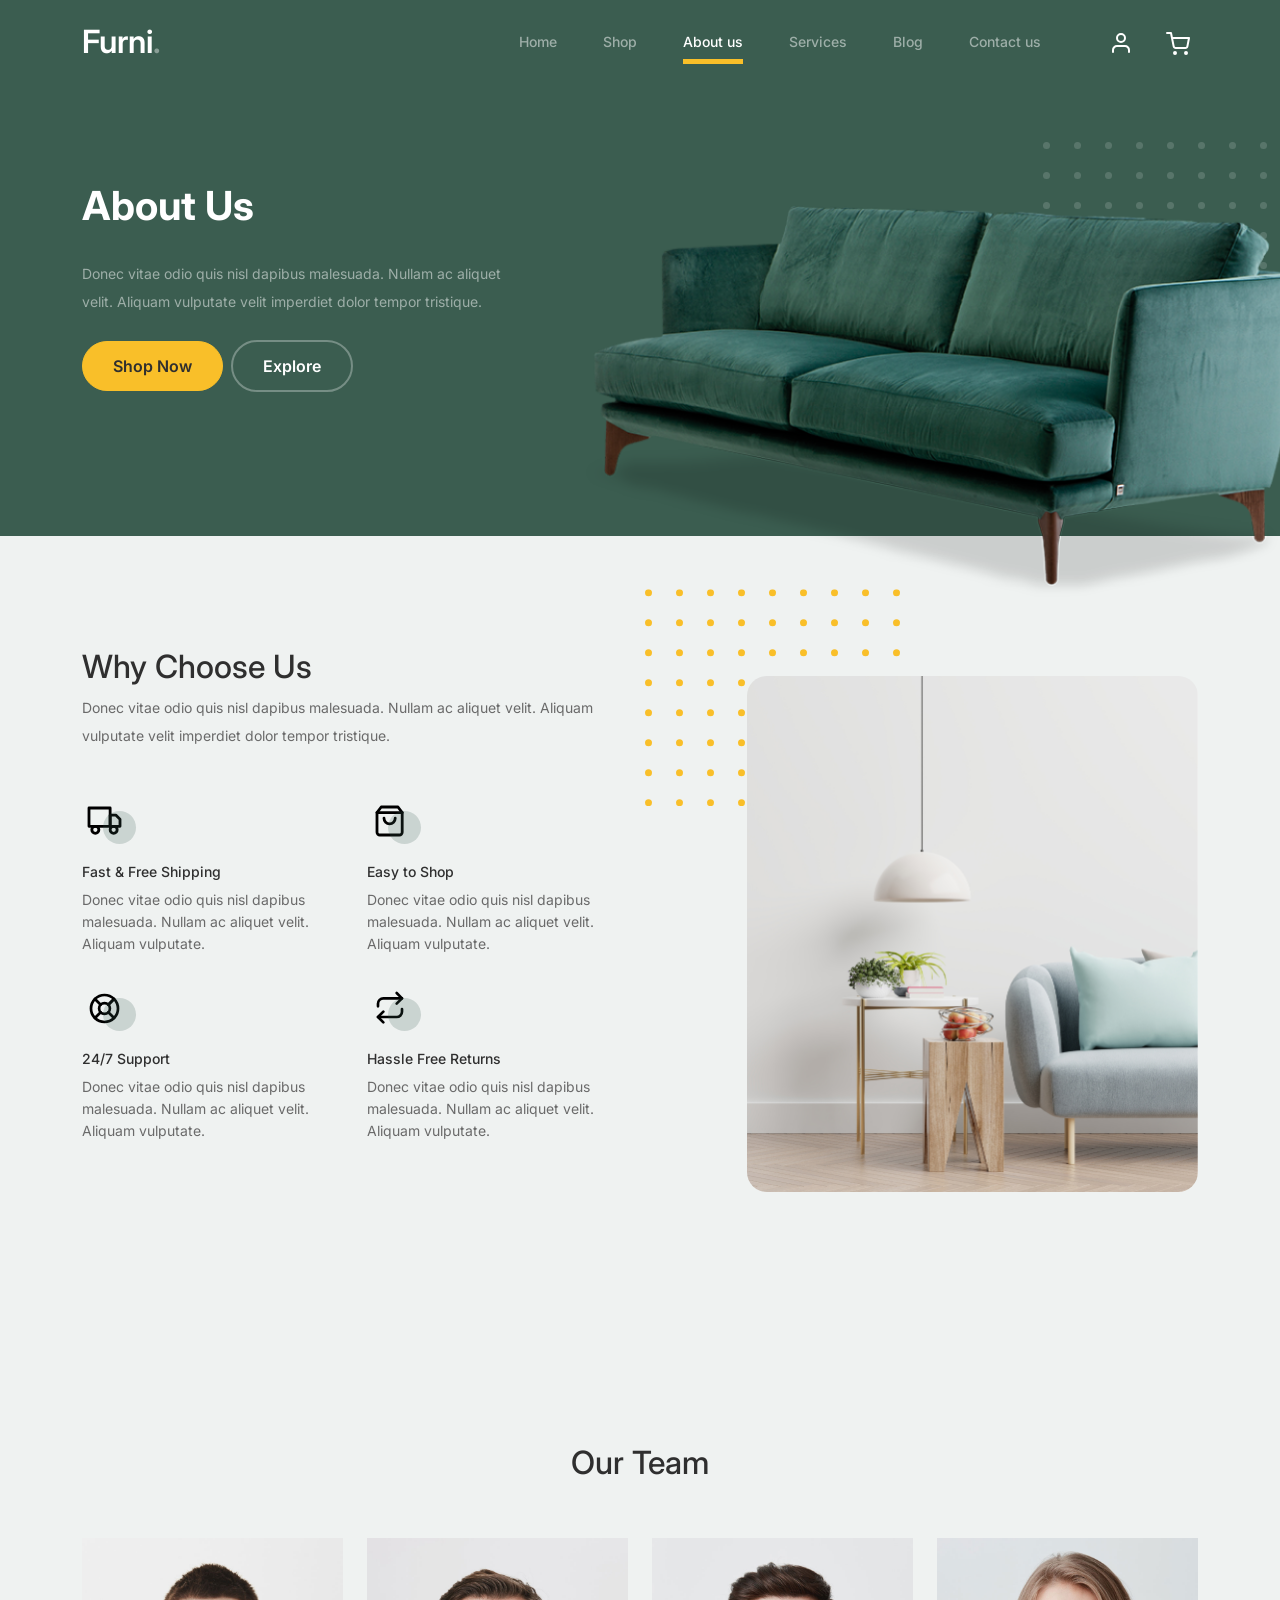
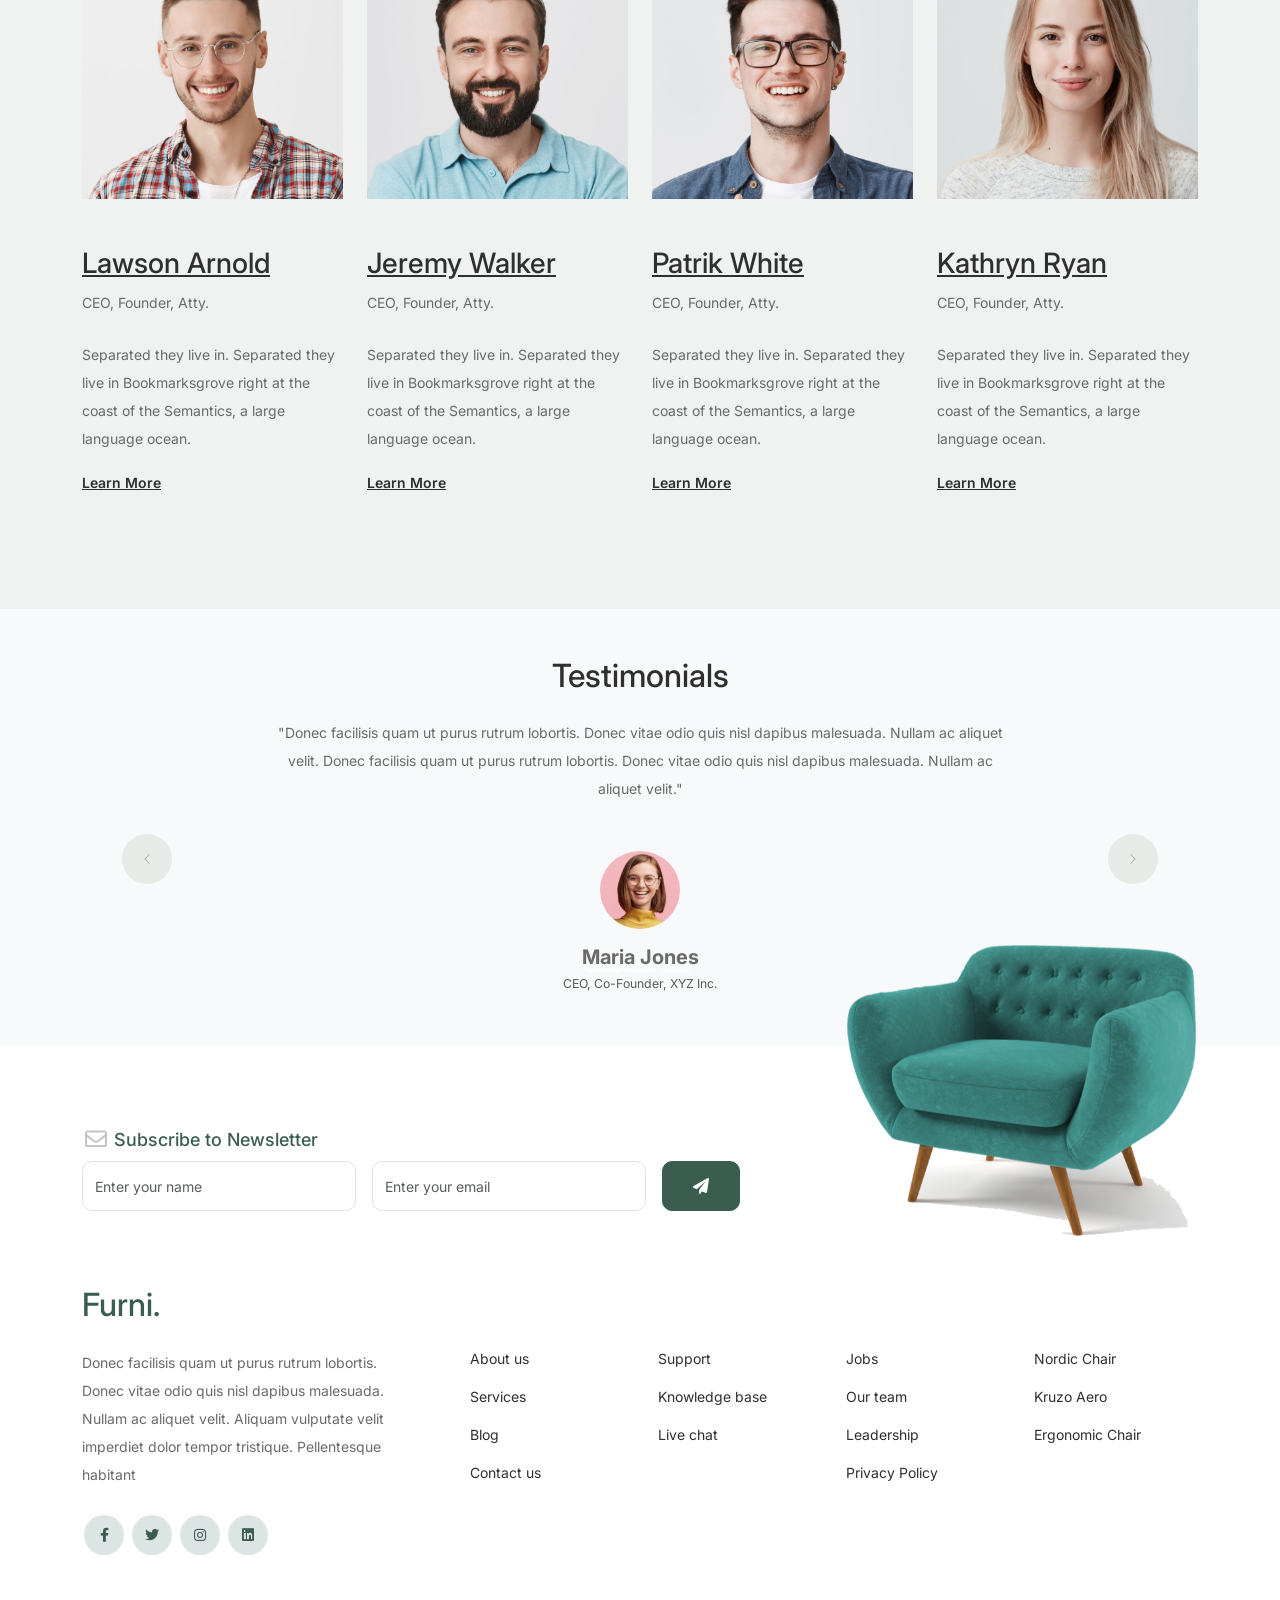
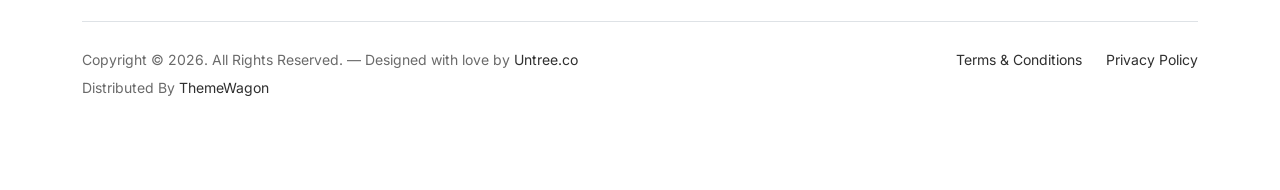
<file: about.html>
<!doctype html>
<html lang="en">

<head>
	<meta charset="utf-8">
	<meta name="viewport" content="width=device-width, initial-scale=1, shrink-to-fit=no">
	<meta name="author" content="Untree.co">
	<link rel="shortcut icon" href="favicon.png">

	<meta name="description" content="" />
	<meta name="keywords" content="bootstrap, bootstrap4" />

	<link href="Css/bootstrap.min.css" rel="stylesheet">
	<link href="https://cdnjs.cloudflare.com/ajax/libs/font-awesome/6.0.0-beta3/css/all.min.css" rel="stylesheet">

	<link href="Css/style.css" rel="stylesheet">
	<title>Furni Free Bootstrap 5 Template for Furniture and Interior Design Websites by Untree.co </title>
</head>

<body>
	<nav class="custom-navbar navbar navbar navbar-expand-md navbar-dark bg-dark" arial-label="Furni navigation bar">

		<div class="container">
			<a class="navbar-brand" href="index.html">Furni<span>.</span></a>

			<button class="navbar-toggler" type="button" data-bs-toggle="collapse" data-bs-target="#navbarsFurni"
				aria-controls="navbarsFurni" aria-expanded="false" aria-label="Toggle navigation">
				<span class="navbar-toggler-icon"></span>
			</button>

			<div class="collapse navbar-collapse" id="navbarsFurni">
				<ul class="custom-navbar-nav navbar-nav ms-auto mb-2 mb-md-0">
					<li class="nav-item ">
						<a class="nav-link" href="index.html">Home</a>
					</li>
					<li><a class="nav-link" href="shop.html">Shop</a></li>
					<li class="active"><a class="nav-link" href="about.html">About us</a></li>
					<li><a class="nav-link" href="services.html">Services</a></li>
					<li><a class="nav-link" href="blog.html">Blog</a></li>
					<li><a class="nav-link" href="contact.html">Contact us</a></li>
				</ul>

				<ul class="custom-navbar-cta navbar-nav mb-2 mb-md-0 ms-5">
					<li><a class="nav-link" href="#"><img src="Images/user.svg"></a></li>
					<li><a class="nav-link" href="cart.html"><img src="Images/cart.svg"></a></li>
				</ul>
			</div>
		</div>

	</nav>
	<div class="hero">
		<div class="container">
			<div class="row justify-content-between">
				<div class="col-lg-5">
					<div class="intro-excerpt">
						<h1>About Us</h1>
						<p class="mb-4">Donec vitae odio quis nisl dapibus malesuada. Nullam ac aliquet velit. Aliquam
							vulputate velit imperdiet dolor tempor tristique.</p>
						<p><a href="" class="btn btn-secondary me-2">Shop Now</a><a href="#"
								class="btn btn-white-outline">Explore</a></p>
					</div>
				</div>
				<div class="col-lg-7">
					<div class="hero-img-wrap">
						<img src="Images/couch.png" class="img-fluid">
					</div>
				</div>
			</div>
		</div>
	</div>

	<div class="why-choose-section">
		<div class="container">
			<div class="row justify-content-between align-items-center">
				<div class="col-lg-6">
					<h2 class="section-title">Why Choose Us</h2>
					<p>Donec vitae odio quis nisl dapibus malesuada. Nullam ac aliquet velit. Aliquam vulputate velit
						imperdiet dolor tempor tristique.</p>

					<div class="row my-5">
						<div class="col-6 col-md-6">
							<div class="feature">
								<div class="icon">
									<img src="Images/truck.svg" alt="Image" class="img-fluid">
								</div>
								<h3>Fast &amp; Free Shipping</h3>
								<p>Donec vitae odio quis nisl dapibus malesuada. Nullam ac aliquet velit. Aliquam
									vulputate.</p>
							</div>
						</div>

						<div class="col-6 col-md-6">
							<div class="feature">
								<div class="icon">
									<img src="Images/bag.svg" alt="Image" class="img-fluid">
								</div>
								<h3>Easy to Shop</h3>
								<p>Donec vitae odio quis nisl dapibus malesuada. Nullam ac aliquet velit. Aliquam
									vulputate.</p>
							</div>
						</div>

						<div class="col-6 col-md-6">
							<div class="feature">
								<div class="icon">
									<img src="Images/support.svg" alt="Image" class="img-fluid">
								</div>
								<h3>24/7 Support</h3>
								<p>Donec vitae odio quis nisl dapibus malesuada. Nullam ac aliquet velit. Aliquam
									vulputate.</p>
							</div>
						</div>

						<div class="col-6 col-md-6">
							<div class="feature">
								<div class="icon">
									<img src="Images/return.svg" alt="Image" class="img-fluid">
								</div>
								<h3>Hassle Free Returns</h3>
								<p>Donec vitae odio quis nisl dapibus malesuada. Nullam ac aliquet velit. Aliquam
									vulputate.</p>
							</div>
						</div>

					</div>
				</div>

				<div class="col-lg-5">
					<div class="img-wrap">
						<img src="Images/why-choose-us-img.jpg" alt="Image" class="img-fluid">
					</div>
				</div>

			</div>
		</div>
	</div>

	<div class="untree_co-section">
		<div class="container">

			<div class="row mb-5">
				<div class="col-lg-5 mx-auto text-center">
					<h2 class="section-title">Our Team</h2>
				</div>
			</div>

			<div class="row">

				<div class="col-12 col-md-6 col-lg-3 mb-5 mb-md-0">
					<img src="Images/person_1.jpg" class="img-fluid mb-5">
					<h3><a href="#"><span>Lawson</span> Arnold</a></h3>
					<span class="d-block position mb-4">CEO, Founder, Atty.</span>
					<p>Separated they live in.
						Separated they live in Bookmarksgrove right at the coast of the Semantics, a large language
						ocean.</p>
					<p class="mb-0"><a href="#" class="more dark">Learn More <span
								class="icon-arrow_forward"></span></a></p>
				</div>

				<div class="col-12 col-md-6 col-lg-3 mb-5 mb-md-0">
					<img src="Images/person_2.jpg" class="img-fluid mb-5">

					<h3><a href="#"><span>Jeremy</span> Walker</a></h3>
					<span class="d-block position mb-4">CEO, Founder, Atty.</span>
					<p>Separated they live in.
						Separated they live in Bookmarksgrove right at the coast of the Semantics, a large language
						ocean.</p>
					<p class="mb-0"><a href="#" class="more dark">Learn More <span
								class="icon-arrow_forward"></span></a></p>

				</div>

				<div class="col-12 col-md-6 col-lg-3 mb-5 mb-md-0">
					<img src="Images/person_3.jpg" class="img-fluid mb-5">
					<h3><a href="#"><span>Patrik</span> White</a></h3>
					<span class="d-block position mb-4">CEO, Founder, Atty.</span>
					<p>Separated they live in.
						Separated they live in Bookmarksgrove right at the coast of the Semantics, a large language
						ocean.</p>
					<p class="mb-0"><a href="#" class="more dark">Learn More <span
								class="icon-arrow_forward"></span></a></p>
				</div>

				<div class="col-12 col-md-6 col-lg-3 mb-5 mb-md-0">
					<img src="Images/person_4.jpg" class="img-fluid mb-5">

					<h3><a href="#"><span>Kathryn</span> Ryan</a></h3>
					<span class="d-block position mb-4">CEO, Founder, Atty.</span>
					<p>Separated they live in.
						Separated they live in Bookmarksgrove right at the coast of the Semantics, a large language
						ocean.</p>
					<p class="mb-0"><a href="#" class="more dark">Learn More <span
								class="icon-arrow_forward"></span></a></p>


				</div>




			</div>
		</div>
	</div>

	<div class="testimonial-section py-5 bg-light">
		<div class="container">

			<div class="row">
				<div class="col-lg-7 mx-auto text-center">
					<h2 class="section-title mb-4">Testimonials</h2>
				</div>
			</div>

			<div id="testimonialCarousel" class="carousel slide" data-bs-ride="carousel">


				<div class="carousel-indicators">
					<button type="button" data-bs-target="#testimonialCarousel" data-bs-slide-to="0"
						class="active"></button>
					<button type="button" data-bs-target="#testimonialCarousel" data-bs-slide-to="1"></button>
					<button type="button" data-bs-target="#testimonialCarousel" data-bs-slide-to="2"></button>
				</div>


				<div class="carousel-inner text-center">

					<div class="carousel-item active">
						<div class="row justify-content-center">
							<div class="col-lg-8">

								<blockquote class="mb-5">
									<p>
										"Donec facilisis quam ut purus rutrum lobortis. Donec vitae odio
										quis nisl dapibus malesuada. Nullam ac aliquet velit.
										Donec facilisis quam ut purus rutrum lobortis. Donec vitae odio
										quis nisl dapibus malesuada. Nullam ac aliquet velit."
									</p>
								</blockquote>

								<div class="author-info">
									<img src="Images/person-1.png" class="rounded-circle mb-3" width="80"
										alt="Maria Jones">
									<h5 class="fw-bold mb-0">Maria Jones</h5>
									<small class="text-muted">CEO, Co-Founder, XYZ Inc.</small>
								</div>

							</div>
						</div>
					</div>


					<div class="carousel-item">
						<div class="row justify-content-center">
							<div class="col-lg-8">

								<blockquote class="mb-5">
									<p>
										"Aliquam vulputate velit imperdiet dolor tempor tristique.
										Pellentesque habitant morbi tristique senectus.
										Donec facilisis quam ut purus rutrum lobortis. Donec vitae odio
										quis nisl dapibus malesuada. Nullam ac aliquet velit."
									</p>
								</blockquote>

								<div class="author-info">
									<img src="Images/person_2.jpg" class="rounded-circle mb-3" width="80"
										alt="John Smith">
									<h5 class="fw-bold mb-0">John Smith</h5>
									<small class="text-muted">Marketing Manager</small>
								</div>

							</div>
						</div>
					</div>


					<div class="carousel-item">
						<div class="row justify-content-center">
							<div class="col-lg-8">

								<blockquote class="mb-5">
									<p>
										"Integer convallis volutpat dui quis scelerisque. Nullam ac
										aliquet velit.
										Donec facilisis quam ut purus rutrum lobortis. Donec vitae odio
										quis nisl dapibus malesuada. Nullam ac aliquet velit."
									</p>
								</blockquote>

								<div class="author-info">
									<img src="Images/person_3.jpg" class="rounded-circle mb-3" width="80"
										alt="Sarah Lee">
									<h5 class="fw-bold mb-0">Sarah Lee</h5>
									<small class="text-muted">Product Designer</small>
								</div>

							</div>
						</div>
					</div>

				</div>


				<button class="carousel-control-prev" type="button" data-bs-target="#testimonialCarousel"
					data-bs-slide="prev">
					<span class="carousel-control-prev-icon"></span>
				</button>

				<button class="carousel-control-next" type="button" data-bs-target="#testimonialCarousel"
					data-bs-slide="next">
					<span class="carousel-control-next-icon"></span>
				</button>
			</div>
		</div>
	</div>


	<footer class="footer-section">
		<div class="container relative">

			<div class="sofa-img">
				<img src="Images/sofa.png" alt="Image" class="img-fluid">
			</div>

			<div class="row">
				<div class="col-lg-8">
					<div class="subscription-form">
						<h3 class="d-flex align-items-center"><span class="me-1"><img src="Images/envelope-outline.svg"
									alt="Image" class="img-fluid"></span><span>Subscribe to Newsletter</span></h3>

						<form action="#" class="row g-3">
							<div class="col-auto">
								<input type="text" class="form-control" placeholder="Enter your name">
							</div>
							<div class="col-auto">
								<input type="email" class="form-control" placeholder="Enter your email">
							</div>
							<div class="col-auto">
								<button class="btn btn-primary">
									<span class="fa fa-paper-plane"></span>
								</button>
							</div>
						</form>

					</div>
				</div>
			</div>

			<div class="row g-5 mb-5">
				<div class="col-lg-4">
					<div class="mb-4 footer-logo-wrap"><a href="#" class="footer-logo">Furni<span>.</span></a></div>
					<p class="mb-4">Donec facilisis quam ut purus rutrum lobortis. Donec vitae odio quis nisl dapibus
						malesuada. Nullam ac aliquet velit. Aliquam vulputate velit imperdiet dolor tempor tristique.
						Pellentesque habitant</p>

					<ul class="list-unstyled custom-social">
						<li><a href="#"><span class="fa fa-brands fa-facebook-f"></span></a></li>
						<li><a href="#"><span class="fa fa-brands fa-twitter"></span></a></li>
						<li><a href="#"><span class="fa fa-brands fa-instagram"></span></a></li>
						<li><a href="#"><span class="fa fa-brands fa-linkedin"></span></a></li>
					</ul>
				</div>

				<div class="col-lg-8">
					<div class="row links-wrap">
						<div class="col-6 col-sm-6 col-md-3">
							<ul class="list-unstyled">
								<li><a href="#">About us</a></li>
								<li><a href="#">Services</a></li>
								<li><a href="#">Blog</a></li>
								<li><a href="#">Contact us</a></li>
							</ul>
						</div>

						<div class="col-6 col-sm-6 col-md-3">
							<ul class="list-unstyled">
								<li><a href="#">Support</a></li>
								<li><a href="#">Knowledge base</a></li>
								<li><a href="#">Live chat</a></li>
							</ul>
						</div>

						<div class="col-6 col-sm-6 col-md-3">
							<ul class="list-unstyled">
								<li><a href="#">Jobs</a></li>
								<li><a href="#">Our team</a></li>
								<li><a href="#">Leadership</a></li>
								<li><a href="#">Privacy Policy</a></li>
							</ul>
						</div>

						<div class="col-6 col-sm-6 col-md-3">
							<ul class="list-unstyled">
								<li><a href="#">Nordic Chair</a></li>
								<li><a href="#">Kruzo Aero</a></li>
								<li><a href="#">Ergonomic Chair</a></li>
							</ul>
						</div>
					</div>
				</div>

			</div>

			<div class="border-top copyright">
				<div class="row pt-4">
					<div class="col-lg-6">
						<p class="mb-2 text-center text-lg-start">Copyright &copy;
							<script>document.write(new Date().getFullYear());</script>. All Rights Reserved. &mdash;
							Designed with love by <a href="https://untree.co">Untree.co</a> Distributed By <a
								href="https://themewagon.com">ThemeWagon</a>

						</p>
					</div>

					<div class="col-lg-6 text-center text-lg-end">
						<ul class="list-unstyled d-inline-flex ms-auto">
							<li class="me-4"><a href="#">Terms &amp; Conditions</a></li>
							<li><a href="#">Privacy Policy</a></li>
						</ul>
					</div>

				</div>
			</div>

		</div>
	</footer>



	<script src="Js/bootstrap.bundle.min.js"></script>

</body>

</html>
</file>
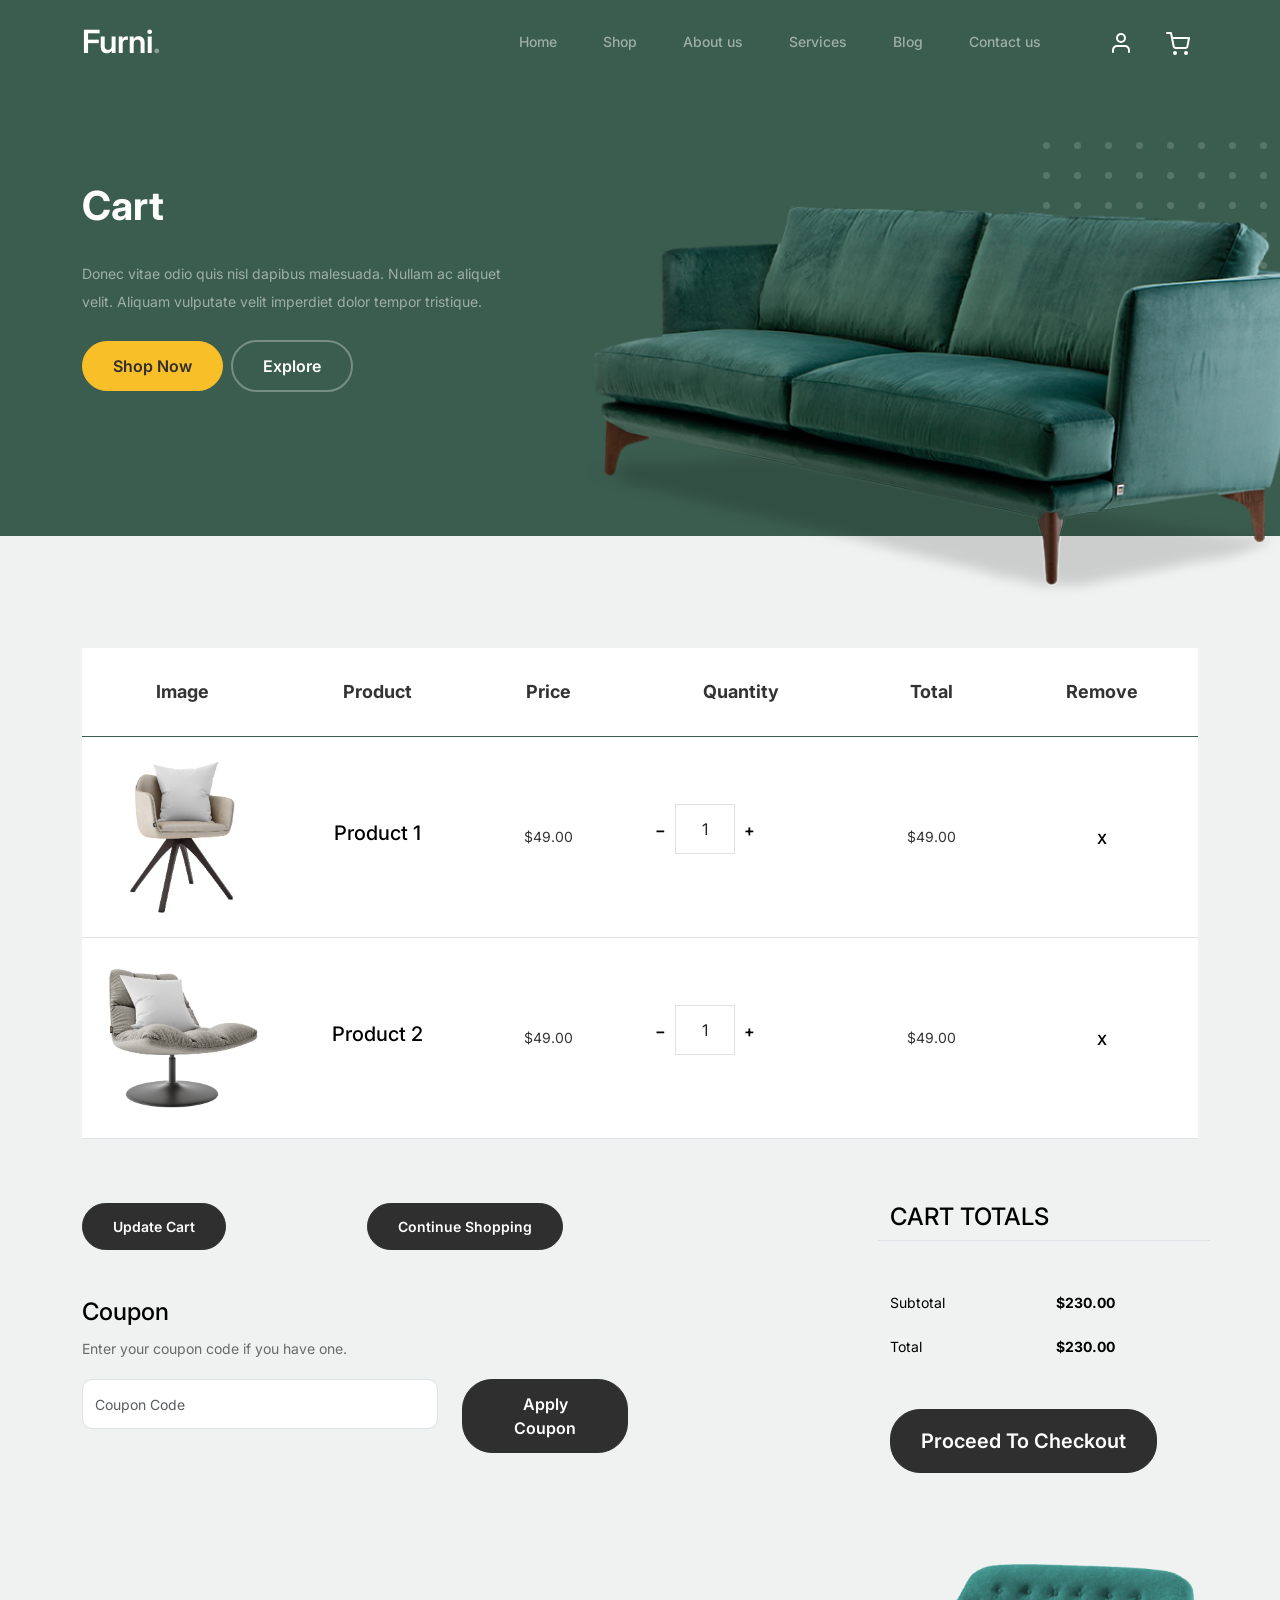
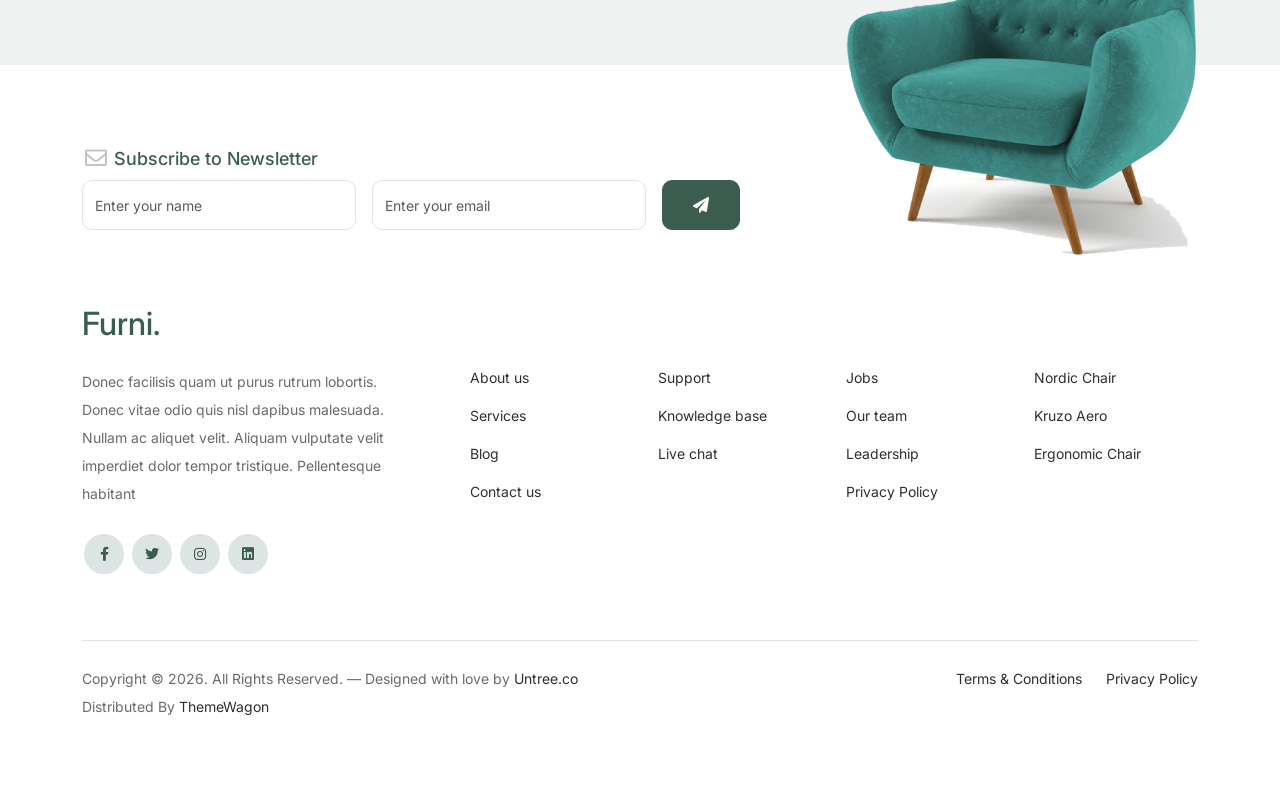
<file: cart.html>
<!doctype html>
<html lang="en">

<head>
	<meta charset="utf-8">
	<meta name="viewport" content="width=device-width, initial-scale=1, shrink-to-fit=no">
	<meta name="author" content="Untree.co">
	<link rel="shortcut icon" href="favicon.png">

	<meta name="description" content="" />
	<meta name="keywords" content="bootstrap, bootstrap4" />

	<link href="Css/bootstrap.min.css" rel="stylesheet">
	<link href="https://cdnjs.cloudflare.com/ajax/libs/font-awesome/6.0.0-beta3/css/all.min.css" rel="stylesheet">

	<link href="Css/style.css" rel="stylesheet">
	<title>Furni Free Bootstrap 5 Template for Furniture and Interior Design Websites by Untree.co </title>
</head>

<body>

	<nav class="custom-navbar navbar navbar navbar-expand-md navbar-dark bg-dark" arial-label="Furni navigation bar">

		<div class="container">
			<a class="navbar-brand" href="index.html">Furni<span>.</span></a>

			<button class="navbar-toggler" type="button" data-bs-toggle="collapse" data-bs-target="#navbarsFurni"
				aria-controls="navbarsFurni" aria-expanded="false" aria-label="Toggle navigation">
				<span class="navbar-toggler-icon"></span>
			</button>

			<div class="collapse navbar-collapse" id="navbarsFurni">
				<ul class="custom-navbar-nav navbar-nav ms-auto mb-2 mb-md-0">
					<li class="nav-item ">
						<a class="nav-link" href="index.html">Home</a>
					</li>
					<li><a class="nav-link" href="shop.html">Shop</a></li>
					<li><a class="nav-link" href="about.html">About us</a></li>
					<li><a class="nav-link" href="services.html">Services</a></li>
					<li><a class="nav-link" href="blog.html">Blog</a></li>
					<li><a class="nav-link" href="contact.html">Contact us</a></li>
				</ul>

				<ul class="custom-navbar-cta navbar-nav mb-2 mb-md-0 ms-5">
					<li><a class="nav-link" href="#"><img src="Images/user.svg"></a></li>
					<li><a class="nav-link" href="cart.html"><img src="Images/cart.svg"></a></li>
				</ul>
			</div>
		</div>

	</nav>
	<div class="hero">
		<div class="container">
			<div class="row justify-content-between">
				<div class="col-lg-5">
					<div class="intro-excerpt">
						<h1>Cart</h1>
						<p class="mb-4">Donec vitae odio quis nisl dapibus malesuada. Nullam ac aliquet velit. Aliquam
							vulputate velit imperdiet dolor tempor tristique.</p>
						<p><a href="" class="btn btn-secondary me-2">Shop Now</a><a href="#"
								class="btn btn-white-outline">Explore</a></p>
					</div>
				</div>
				<div class="col-lg-7">
					<div class="hero-img-wrap">
						<img src="Images/couch.png" class="img-fluid">
					</div>
				</div>
			</div>
		</div>
	</div>

	<div class="untree_co-section before-footer-section">
		<div class="container">
			<div class="row mb-5">
				<form class="col-md-12" method="post">
					<div class="site-blocks-table">
						<table class="table">
							<thead>
								<tr>
									<th class="product-thumbnail">Image</th>
									<th class="product-name">Product</th>
									<th class="product-price">Price</th>
									<th class="product-quantity">Quantity</th>
									<th class="product-total">Total</th>
									<th class="product-remove">Remove</th>
								</tr>
							</thead>
							<tbody>
								<tr>
									<td class="product-thumbnail">
										<img src="Images/product-1.png" alt="Image" class="img-fluid">
									</td>
									<td class="product-name">
										<h2 class="h5 text-black">Product 1</h2>
									</td>
									<td>$49.00</td>
									<td>
										<div class="input-group mb-3 d-flex align-items-center quantity-container"
											style="max-width: 120px;">
											<div class="input-group-prepend">
												<button class="btn btn-outline-black decrease"
													type="button">&minus;</button>
											</div>
											<input type="text" class="form-control text-center quantity-amount"
												value="1" placeholder="" aria-label="Example text with button addon"
												aria-describedby="button-addon1">
											<div class="input-group-append">
												<button class="btn btn-outline-black increase"
													type="button">&plus;</button>
											</div>
										</div>

									</td>
									<td>$49.00</td>
									<td><a href="#" class="btn btn-black btn-sm">X</a></td>
								</tr>

								<tr>
									<td class="product-thumbnail">
										<img src="Images/product-2.png" alt="Image" class="img-fluid">
									</td>
									<td class="product-name">
										<h2 class="h5 text-black">Product 2</h2>
									</td>
									<td>$49.00</td>
									<td>
										<div class="input-group mb-3 d-flex align-items-center quantity-container"
											style="max-width: 120px;">
											<div class="input-group-prepend">
												<button class="btn btn-outline-black decrease"
													type="button">&minus;</button>
											</div>
											<input type="text" class="form-control text-center quantity-amount"
												value="1" placeholder="" aria-label="Example text with button addon"
												aria-describedby="button-addon1">
											<div class="input-group-append">
												<button class="btn btn-outline-black increase"
													type="button">&plus;</button>
											</div>
										</div>

									</td>
									<td>$49.00</td>
									<td><a href="#" class="btn btn-black btn-sm">X</a></td>
								</tr>
							</tbody>
						</table>
					</div>
				</form>
			</div>

			<div class="row">
				<div class="col-md-6">
					<div class="row mb-5">
						<div class="col-md-6 mb-3 mb-md-0">
							<button class="btn btn-black btn-sm btn-block">Update Cart</button>
						</div>
						<div class="col-md-6">
							<button class="btn btn-outline-black btn-sm btn-block">Continue Shopping</button>
						</div>
					</div>
					<div class="row">
						<div class="col-md-12">
							<label class="text-black h4" for="coupon">Coupon</label>
							<p>Enter your coupon code if you have one.</p>
						</div>
						<div class="col-md-8 mb-3 mb-md-0">
							<input type="text" class="form-control py-3" id="coupon" placeholder="Coupon Code">
						</div>
						<div class="col-md-4">
							<button class="btn btn-black">Apply Coupon</button>
						</div>
					</div>
				</div>
				<div class="col-md-6 pl-5">
					<div class="row justify-content-end">
						<div class="col-md-7">
							<div class="row">
								<div class="col-md-12 text-right border-bottom mb-5">
									<h3 class="text-black h4 text-uppercase">Cart Totals</h3>
								</div>
							</div>
							<div class="row mb-3">
								<div class="col-md-6">
									<span class="text-black">Subtotal</span>
								</div>
								<div class="col-md-6 text-right">
									<strong class="text-black">$230.00</strong>
								</div>
							</div>
							<div class="row mb-5">
								<div class="col-md-6">
									<span class="text-black">Total</span>
								</div>
								<div class="col-md-6 text-right">
									<strong class="text-black">$230.00</strong>
								</div>
							</div>

							<div class="row">
								<div class="col-md-12">
									<button class="btn btn-black btn-lg py-3 btn-block"
										onclick="window.location='checkout.html'">Proceed To Checkout</button>
								</div>
							</div>
						</div>
					</div>
				</div>
			</div>
		</div>
	</div>

	<footer class="footer-section">
		<div class="container relative">

			<div class="sofa-img">
				<img src="Images/sofa.png" alt="Image" class="img-fluid">
			</div>

			<div class="row">
				<div class="col-lg-8">
					<div class="subscription-form">
						<h3 class="d-flex align-items-center"><span class="me-1"><img src="Images/envelope-outline.svg"
									alt="Image" class="img-fluid"></span><span>Subscribe to Newsletter</span></h3>

						<form action="#" class="row g-3">
							<div class="col-auto">
								<input type="text" class="form-control" placeholder="Enter your name">
							</div>
							<div class="col-auto">
								<input type="email" class="form-control" placeholder="Enter your email">
							</div>
							<div class="col-auto">
								<button class="btn btn-primary">
									<span class="fa fa-paper-plane"></span>
								</button>
							</div>
						</form>

					</div>
				</div>
			</div>

			<div class="row g-5 mb-5">
				<div class="col-lg-4">
					<div class="mb-4 footer-logo-wrap"><a href="#" class="footer-logo">Furni<span>.</span></a></div>
					<p class="mb-4">Donec facilisis quam ut purus rutrum lobortis. Donec vitae odio quis nisl dapibus
						malesuada. Nullam ac aliquet velit. Aliquam vulputate velit imperdiet dolor tempor tristique.
						Pellentesque habitant</p>

					<ul class="list-unstyled custom-social">
						<li><a href="#"><span class="fa fa-brands fa-facebook-f"></span></a></li>
						<li><a href="#"><span class="fa fa-brands fa-twitter"></span></a></li>
						<li><a href="#"><span class="fa fa-brands fa-instagram"></span></a></li>
						<li><a href="#"><span class="fa fa-brands fa-linkedin"></span></a></li>
					</ul>
				</div>

				<div class="col-lg-8">
					<div class="row links-wrap">
						<div class="col-6 col-sm-6 col-md-3">
							<ul class="list-unstyled">
								<li><a href="#">About us</a></li>
								<li><a href="#">Services</a></li>
								<li><a href="#">Blog</a></li>
								<li><a href="#">Contact us</a></li>
							</ul>
						</div>

						<div class="col-6 col-sm-6 col-md-3">
							<ul class="list-unstyled">
								<li><a href="#">Support</a></li>
								<li><a href="#">Knowledge base</a></li>
								<li><a href="#">Live chat</a></li>
							</ul>
						</div>

						<div class="col-6 col-sm-6 col-md-3">
							<ul class="list-unstyled">
								<li><a href="#">Jobs</a></li>
								<li><a href="#">Our team</a></li>
								<li><a href="#">Leadership</a></li>
								<li><a href="#">Privacy Policy</a></li>
							</ul>
						</div>

						<div class="col-6 col-sm-6 col-md-3">
							<ul class="list-unstyled">
								<li><a href="#">Nordic Chair</a></li>
								<li><a href="#">Kruzo Aero</a></li>
								<li><a href="#">Ergonomic Chair</a></li>
							</ul>
						</div>
					</div>
				</div>

			</div>

			<div class="border-top copyright">
				<div class="row pt-4">
					<div class="col-lg-6">
						<p class="mb-2 text-center text-lg-start">Copyright &copy;
							<script>document.write(new Date().getFullYear());</script>. All Rights Reserved. &mdash;
							Designed with love by <a href="https://untree.co">Untree.co</a> Distributed By <a
								href="https://themewagon.com">ThemeWagon</a>
						</p>
					</div>

					<div class="col-lg-6 text-center text-lg-end">
						<ul class="list-unstyled d-inline-flex ms-auto">
							<li class="me-4"><a href="#">Terms &amp; Conditions</a></li>
							<li><a href="#">Privacy Policy</a></li>
						</ul>
					</div>

				</div>
			</div>

		</div>
	</footer>


	<script src="Js/bootstrap.bundle.min.js"></script>

</body>

</html>
</file>
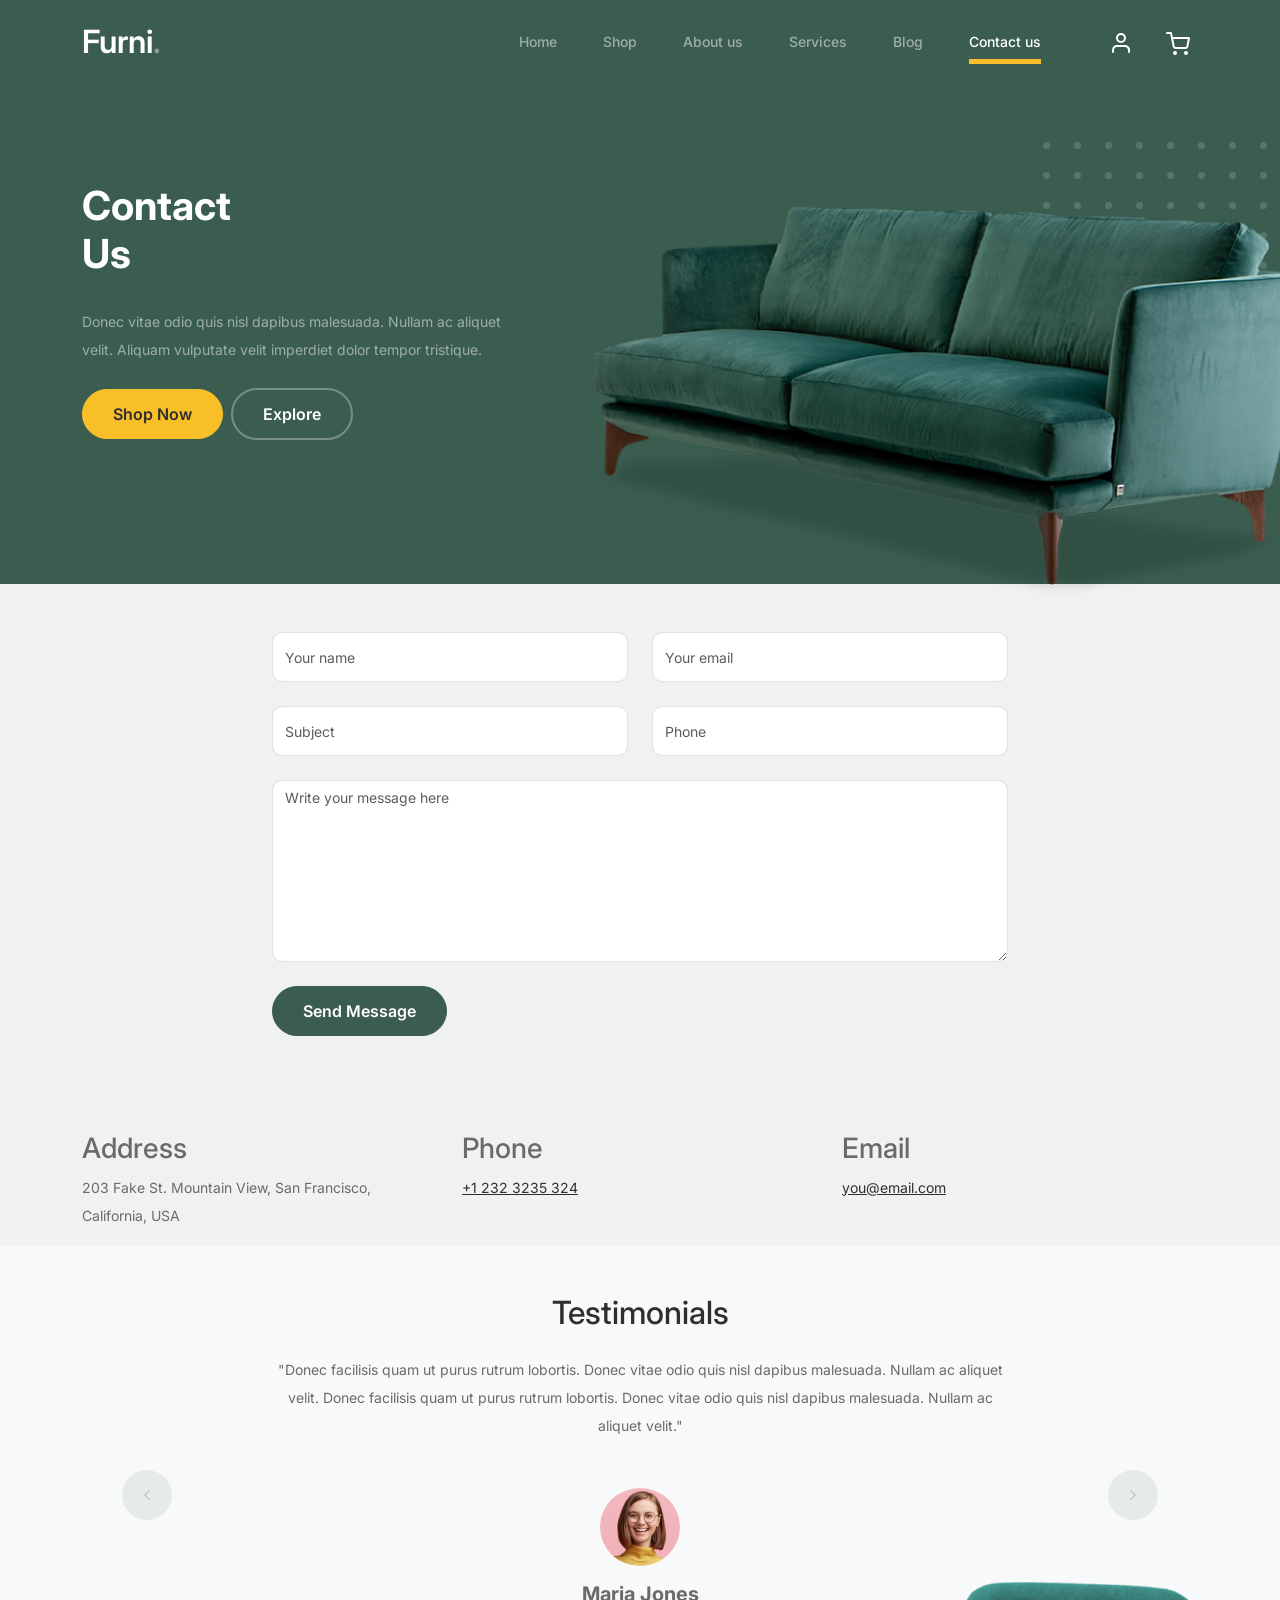
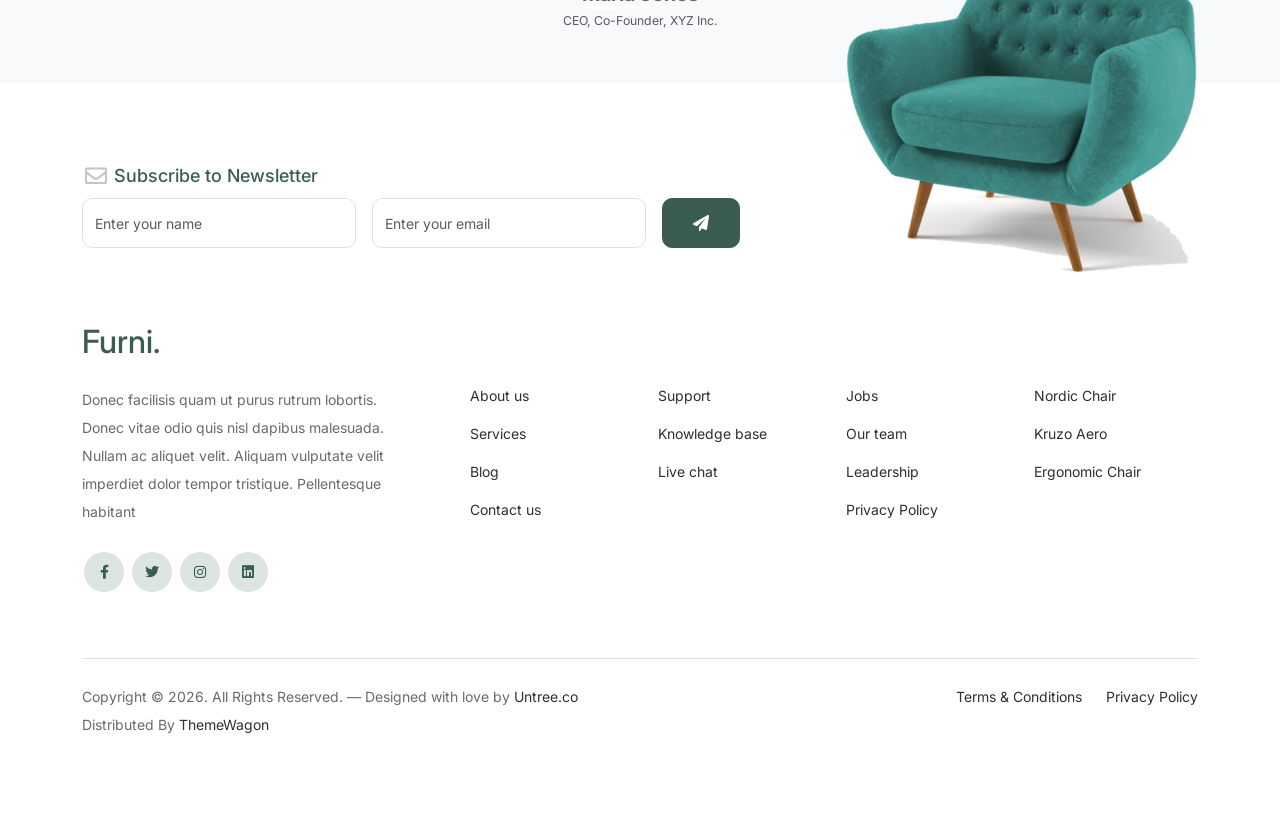
<file: contact.html>
<!doctype html>
<html lang="en">

<head>
	<meta charset="utf-8">
	<meta name="viewport" content="width=device-width, initial-scale=1, shrink-to-fit=no">
	<meta name="author" content="Untree.co">
	<link rel="shortcut icon" href="favicon.png">

	<meta name="description" content="" />
	<meta name="keywords" content="bootstrap, bootstrap4" />

	<link href="Css/bootstrap.min.css" rel="stylesheet">
	<link href="https://cdnjs.cloudflare.com/ajax/libs/font-awesome/6.0.0-beta3/css/all.min.css" rel="stylesheet">

	<link href="Css/style.css" rel="stylesheet">
	<title>Furni Free Bootstrap 5 Template for Furniture and Interior Design Websites by Untree.co </title>
</head>

<body>

	<nav class="custom-navbar navbar navbar navbar-expand-md navbar-dark bg-dark" arial-label="Furni navigation bar">

		<div class="container">
			<a class="navbar-brand" href="index.html">Furni<span>.</span></a>

			<button class="navbar-toggler" type="button" data-bs-toggle="collapse" data-bs-target="#navbarsFurni"
				aria-controls="navbarsFurni" aria-expanded="false" aria-label="Toggle navigation">
				<span class="navbar-toggler-icon"></span>
			</button>

			<div class="collapse navbar-collapse" id="navbarsFurni">
				<ul class="custom-navbar-nav navbar-nav ms-auto mb-2 mb-md-0">
					<li class="nav-item">
						<a class="nav-link" href="index.html">Home</a>
					</li>
					<li><a class="nav-link" href="shop.html">Shop</a></li>
					<li><a class="nav-link" href="about.html">About us</a></li>
					<li><a class="nav-link" href="services.html">Services</a></li>
					<li><a class="nav-link" href="blog.html">Blog</a></li>
					<li class="active"><a class="nav-link" href="contact.html">Contact us</a></li>
				</ul>

				<ul class="custom-navbar-cta navbar-nav mb-2 mb-md-0 ms-5">
					<li><a class="nav-link" href="#"><img src="Images/user.svg"></a></li>
					<li><a class="nav-link" href="cart.html"><img src="Images/cart.svg"></a></li>
				</ul>
			</div>
		</div>

	</nav>
	<div class="hero">
		<div class="container">
			<div class="row justify-content-between">
				<div class="col-lg-5">
					<div class="intro-excerpt">
						<h1>Contact <span class="d-block">Us</span></h1>
						<p class="mb-4">Donec vitae odio quis nisl dapibus malesuada. Nullam ac aliquet velit. Aliquam
							vulputate velit imperdiet dolor tempor tristique.</p>
						<p><a href="" class="btn btn-secondary me-2">Shop Now</a><a href="#"
								class="btn btn-white-outline">Explore</a></p>
					</div>
				</div>
				<div class="col-lg-7">
					<div class="hero-img-wrap">
						<img src="Images/couch.png" class="img-fluid">
					</div>
				</div>
			</div>
		</div>
	</div>
	<div class="contact-section py-5">
		<div class="container">
			<div class="row justify-content-center">
				<div class="col-lg-8 mb-5">

					<form action="#" class="contact-form">
						<div class="row mb-4">
							<div class="col-md-6 mb-3 mb-md-0">
								<input type="text" class="form-control" name="name" id="name" placeholder="Your name">
							</div>
							<div class="col-md-6 mb-3 mb-md-0">
								<input type="email" class="form-control" name="email" id="email"
									placeholder="Your email">
							</div>
						</div>
						<div class="row mb-4">
							<div class="col-md-6 mb-3 mb-md-0">
								<input type="text" class="form-control" name="subject" id="subject"
									placeholder="Subject">
							</div>
							<div class="col-md-6 mb-3 mb-md-0">
								<input type="tel" class="form-control" name="phone" id="phone" placeholder="Phone">
							</div>
						</div>
						<div class="row mb-4">
							<div class="col-12">
								<textarea name="message" id="message" cols="30" rows="7" class="form-control"
									placeholder="Write your message here"></textarea>
							</div>
						</div>
						<div class="row">
							<div class="col-12">
								<input type="submit" value="Send Message" class="btn btn-primary">
							</div>
						</div>
					</form>

				</div>
			</div>
		</div>
	</div>
	<div class="contact-info-section">
		<div class="container">
			<div class="row">
				<div class="col-md-4">
					<div class="box-icon">
						<span class="icon-map-o"></span>
						<div class="text">
							<h3>Address</h3>
							<p>203 Fake St. Mountain View, San Francisco, California, USA</p>
						</div>
					</div>
				</div>
				<div class="col-md-4">
					<div class="box-icon">
						<span class="icon-phone2"></span>
						<div class="text">
							<h3>Phone</h3>
							<p><a href="#">+1 232 3235 324</a></p>
						</div>
					</div>
				</div>
				<div class="col-md-4">
					<div class="box-icon">
						<span class="icon-mail"></span>
						<div class="text">
							<h3>Email</h3>
							<p><a href="#">you@email.com</a></p>
						</div>
					</div>
				</div>
			</div>
		</div>
	</div>
	<div class="testimonial-section py-5 bg-light">
		<div class="container">

			<div class="row">
				<div class="col-lg-7 mx-auto text-center">
					<h2 class="section-title mb-4">Testimonials</h2>
				</div>
			</div>

			<div id="testimonialCarousel" class="carousel slide" data-bs-ride="carousel">

				<div class="carousel-indicators">
					<button type="button" data-bs-target="#testimonialCarousel" data-bs-slide-to="0"
						class="active"></button>
					<button type="button" data-bs-target="#testimonialCarousel" data-bs-slide-to="1"></button>
					<button type="button" data-bs-target="#testimonialCarousel" data-bs-slide-to="2"></button>
				</div>

				<div class="carousel-inner text-center">

					<div class="carousel-item active">
						<div class="row justify-content-center">
							<div class="col-lg-8">

								<blockquote class="mb-5">
									<p>
										"Donec facilisis quam ut purus rutrum lobortis. Donec vitae odio
										quis nisl dapibus malesuada. Nullam ac aliquet velit.
										Donec facilisis quam ut purus rutrum lobortis. Donec vitae odio
										quis nisl dapibus malesuada. Nullam ac aliquet velit."
									</p>
								</blockquote>

								<div class="author-info">
									<img src="Images/person-1.png" class="rounded-circle mb-3" width="80"
										alt="Maria Jones">
									<h5 class="fw-bold mb-0">Maria Jones</h5>
									<small class="text-muted">CEO, Co-Founder, XYZ Inc.</small>
								</div>

							</div>
						</div>
					</div>

					<div class="carousel-item">
						<div class="row justify-content-center">
							<div class="col-lg-8">

								<blockquote class="mb-5">
									<p>
										"Aliquam vulputate velit imperdiet dolor tempor tristique.
										Pellentesque habitant morbi tristique senectus.
										Donec facilisis quam ut purus rutrum lobortis. Donec vitae odio
										quis nisl dapibus malesuada. Nullam ac aliquet velit."
									</p>
								</blockquote>

								<div class="author-info">
									<img src="Images/person_2.jpg" class="rounded-circle mb-3" width="80"
										alt="John Smith">
									<h5 class="fw-bold mb-0">John Smith</h5>
									<small class="text-muted">Marketing Manager</small>
								</div>

							</div>
						</div>
					</div>

					<div class="carousel-item">
						<div class="row justify-content-center">
							<div class="col-lg-8">

								<blockquote class="mb-5">
									<p>
										"Integer convallis volutpat dui quis scelerisque. Nullam ac
										aliquet velit.
										Donec facilisis quam ut purus rutrum lobortis. Donec vitae odio
										quis nisl dapibus malesuada. Nullam ac aliquet velit."
									</p>
								</blockquote>

								<div class="author-info">
									<img src="Images/person_3.jpg" class="rounded-circle mb-3" width="80"
										alt="Sarah Lee">
									<h5 class="fw-bold mb-0">Sarah Lee</h5>
									<small class="text-muted">Product Designer</small>
								</div>

							</div>
						</div>
					</div>

				</div>

				<button class="carousel-control-prev" type="button" data-bs-target="#testimonialCarousel"
					data-bs-slide="prev">
					<span class="carousel-control-prev-icon"></span>
				</button>

				<button class="carousel-control-next" type="button" data-bs-target="#testimonialCarousel"
					data-bs-slide="next">
					<span class="carousel-control-next-icon"></span>
				</button>
			</div>
		</div>
	</div>

	<footer class="footer-section">
		<div class="container relative">

			<div class="sofa-img">
				<img src="Images/sofa.png" alt="Image" class="img-fluid">
			</div>

			<div class="row">
				<div class="col-lg-8">
					<div class="subscription-form">
						<h3 class="d-flex align-items-center"><span class="me-1"><img src="Images/envelope-outline.svg"
									alt="Image" class="img-fluid"></span><span>Subscribe to Newsletter</span></h3>

						<form action="#" class="row g-3">
							<div class="col-auto">
								<input type="text" class="form-control" placeholder="Enter your name">
							</div>
							<div class="col-auto">
								<input type="email" class="form-control" placeholder="Enter your email">
							</div>
							<div class="col-auto">
								<button class="btn btn-primary">
									<span class="fa fa-paper-plane"></span>
								</button>
							</div>
						</form>

					</div>
				</div>
			</div>

			<div class="row g-5 mb-5">
				<div class="col-lg-4">
					<div class="mb-4 footer-logo-wrap"><a href="#" class="footer-logo">Furni<span>.</span></a></div>
					<p class="mb-4">Donec facilisis quam ut purus rutrum lobortis. Donec vitae odio quis nisl dapibus
						malesuada. Nullam ac aliquet velit. Aliquam vulputate velit imperdiet dolor tempor tristique.
						Pellentesque habitant</p>

					<ul class="list-unstyled custom-social">
						<li><a href="#"><span class="fa fa-brands fa-facebook-f"></span></a></li>
						<li><a href="#"><span class="fa fa-brands fa-twitter"></span></a></li>
						<li><a href="#"><span class="fa fa-brands fa-instagram"></span></a></li>
						<li><a href="#"><span class="fa fa-brands fa-linkedin"></span></a></li>
					</ul>
				</div>

				<div class="col-lg-8">
					<div class="row links-wrap">
						<div class="col-6 col-sm-6 col-md-3">
							<ul class="list-unstyled">
								<li><a href="#">About us</a></li>
								<li><a href="#">Services</a></li>
								<li><a href="#">Blog</a></li>
								<li><a href="#">Contact us</a></li>
							</ul>
						</div>

						<div class="col-6 col-sm-6 col-md-3">
							<ul class="list-unstyled">
								<li><a href="#">Support</a></li>
								<li><a href="#">Knowledge base</a></li>
								<li><a href="#">Live chat</a></li>
							</ul>
						</div>

						<div class="col-6 col-sm-6 col-md-3">
							<ul class="list-unstyled">
								<li><a href="#">Jobs</a></li>
								<li><a href="#">Our team</a></li>
								<li><a href="#">Leadership</a></li>
								<li><a href="#">Privacy Policy</a></li>
							</ul>
						</div>

						<div class="col-6 col-sm-6 col-md-3">
							<ul class="list-unstyled">
								<li><a href="#">Nordic Chair</a></li>
								<li><a href="#">Kruzo Aero</a></li>
								<li><a href="#">Ergonomic Chair</a></li>
							</ul>
						</div>
					</div>
				</div>

			</div>

			<div class="border-top copyright">
				<div class="row pt-4">
					<div class="col-lg-6">
						<p class="mb-2 text-center text-lg-start">Copyright &copy;
							<script>document.write(new Date().getFullYear());</script>. All Rights Reserved. &mdash;
							Designed with love by <a href="https://untree.co">Untree.co</a> Distributed By <a
								href="https://themewagon.com">ThemeWagon</a>

						</p>
					</div>

					<div class="col-lg-6 text-center text-lg-end">
						<ul class="list-unstyled d-inline-flex ms-auto">
							<li class="me-4"><a href="#">Terms &amp; Conditions</a></li>
							<li><a href="#">Privacy Policy</a></li>
						</ul>
					</div>

				</div>
			</div>

		</div>
	</footer>



	<script src="Js/bootstrap.bundle.min.js"></script>

</body>

</html>
</file>
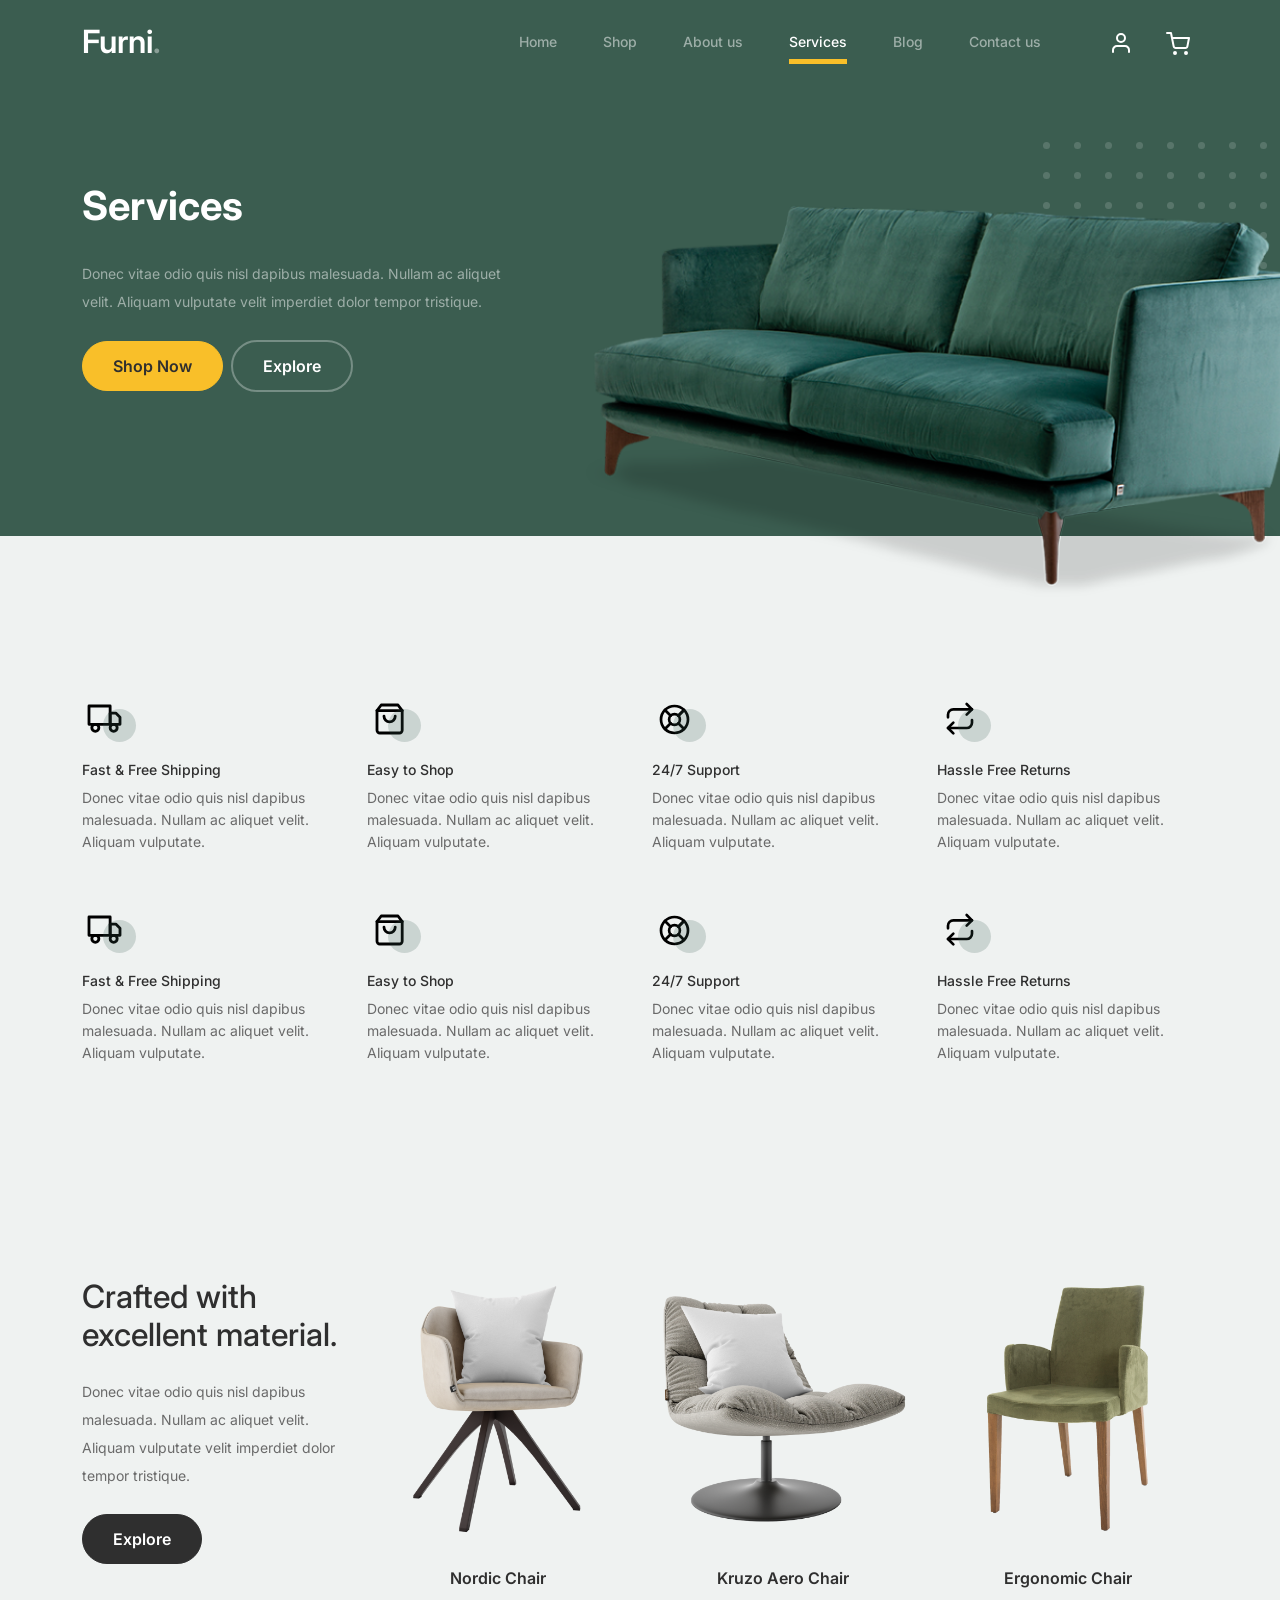
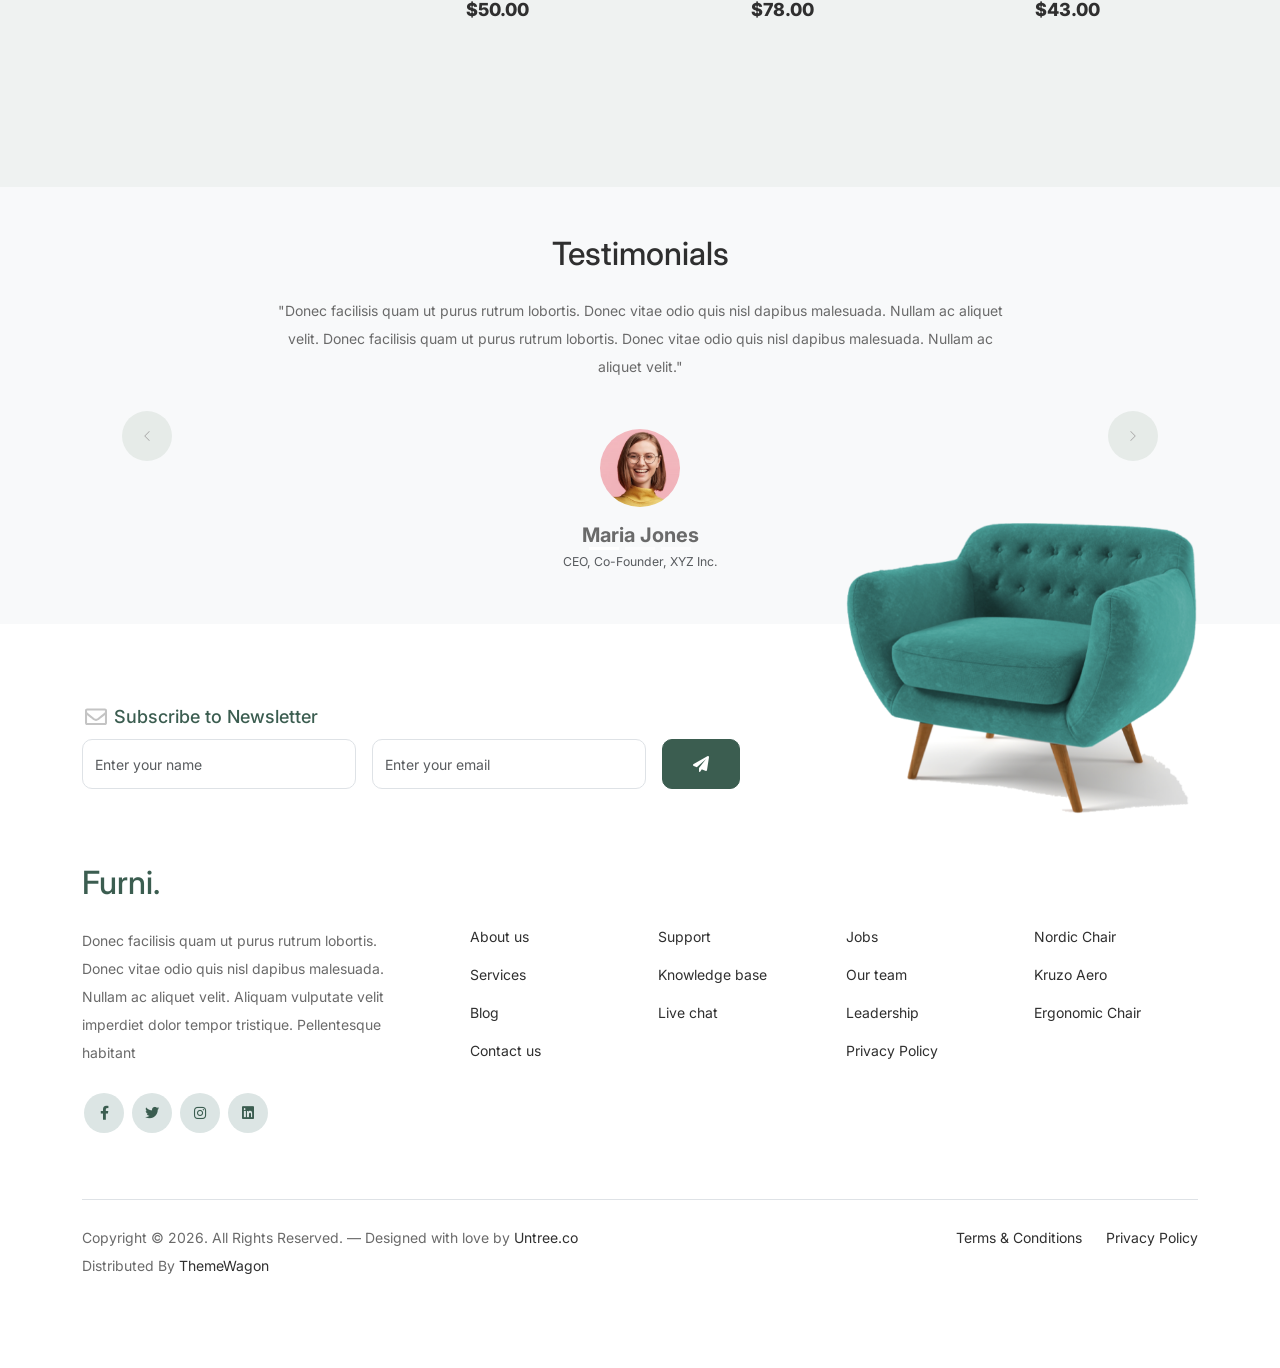
<file: services.html>
<!doctype html>
<html lang="en">

<head>
	<meta charset="utf-8">
	<meta name="viewport" content="width=device-width, initial-scale=1, shrink-to-fit=no">
	<meta name="author" content="Untree.co">
	<link rel="shortcut icon" href="favicon.png">

	<meta name="description" content="" />
	<meta name="keywords" content="bootstrap, bootstrap4" />


	<link href="Css/bootstrap.min.css" rel="stylesheet">
	<link href="https://cdnjs.cloudflare.com/ajax/libs/font-awesome/6.0.0-beta3/css/all.min.css" rel="stylesheet">

	<link href="Css/style.css" rel="stylesheet">
	<title>Furni Free Bootstrap 5 Template for Furniture and Interior Design Websites by Untree.co </title>
</head>

<body>


	<nav class="custom-navbar navbar navbar navbar-expand-md navbar-dark bg-dark" arial-label="Furni navigation bar">

		<div class="container">
			<a class="navbar-brand" href="index.html">Furni<span>.</span></a>

			<button class="navbar-toggler" type="button" data-bs-toggle="collapse" data-bs-target="#navbarsFurni"
				aria-controls="navbarsFurni" aria-expanded="false" aria-label="Toggle navigation">
				<span class="navbar-toggler-icon"></span>
			</button>

			<div class="collapse navbar-collapse" id="navbarsFurni">
				<ul class="custom-navbar-nav navbar-nav ms-auto mb-2 mb-md-0">
					<li class="nav-item">
						<a class="nav-link" href="index.html">Home</a>
					</li>
					<li><a class="nav-link" href="shop.html">Shop</a></li>
					<li><a class="nav-link" href="about.html">About us</a></li>
					<li class="active"><a class="nav-link" href="services.html">Services</a></li>
					<li><a class="nav-link" href="blog.html">Blog</a></li>
					<li><a class="nav-link" href="contact.html">Contact us</a></li>
				</ul>

				<ul class="custom-navbar-cta navbar-nav mb-2 mb-md-0 ms-5">
					<li><a class="nav-link" href="#"><img src="Images/user.svg"></a></li>
					<li><a class="nav-link" href="cart.html"><img src="Images/cart.svg"></a></li>
				</ul>
			</div>
		</div>

	</nav>

	<div class="hero">
		<div class="container">
			<div class="row justify-content-between">
				<div class="col-lg-5">
					<div class="intro-excerpt">
						<h1>Services</h1>
						<p class="mb-4">Donec vitae odio quis nisl dapibus malesuada. Nullam ac aliquet velit. Aliquam
							vulputate velit imperdiet dolor tempor tristique.</p>
						<p><a href="" class="btn btn-secondary me-2">Shop Now</a><a href="#"
								class="btn btn-white-outline">Explore</a></p>
					</div>
				</div>
				<div class="col-lg-7">
					<div class="hero-img-wrap">
						<img src="Images/couch.png" class="img-fluid">
					</div>
				</div>
			</div>
		</div>
	</div>

	<div class="why-choose-section">
		<div class="container">
			<div class="row my-5">
				<div class="col-6 col-md-6 col-lg-3 mb-4">
					<div class="feature">
						<div class="icon">
							<img src="Images/truck.svg" alt="Image" class="img-fluid">
						</div>
						<h3>Fast &amp; Free Shipping</h3>
						<p>Donec vitae odio quis nisl dapibus malesuada. Nullam ac aliquet velit. Aliquam vulputate.</p>
					</div>
				</div>

				<div class="col-6 col-md-6 col-lg-3 mb-4">
					<div class="feature">
						<div class="icon">
							<img src="Images/bag.svg" alt="Image" class="img-fluid">
						</div>
						<h3>Easy to Shop</h3>
						<p>Donec vitae odio quis nisl dapibus malesuada. Nullam ac aliquet velit. Aliquam vulputate.</p>
					</div>
				</div>

				<div class="col-6 col-md-6 col-lg-3 mb-4">
					<div class="feature">
						<div class="icon">
							<img src="Images/support.svg" alt="Image" class="img-fluid">
						</div>
						<h3>24/7 Support</h3>
						<p>Donec vitae odio quis nisl dapibus malesuada. Nullam ac aliquet velit. Aliquam vulputate.</p>
					</div>
				</div>

				<div class="col-6 col-md-6 col-lg-3 mb-4">
					<div class="feature">
						<div class="icon">
							<img src="Images/return.svg" alt="Image" class="img-fluid">
						</div>
						<h3>Hassle Free Returns</h3>
						<p>Donec vitae odio quis nisl dapibus malesuada. Nullam ac aliquet velit. Aliquam vulputate.</p>
					</div>
				</div>

				<div class="col-6 col-md-6 col-lg-3 mb-4">
					<div class="feature">
						<div class="icon">
							<img src="Images/truck.svg" alt="Image" class="img-fluid">
						</div>
						<h3>Fast &amp; Free Shipping</h3>
						<p>Donec vitae odio quis nisl dapibus malesuada. Nullam ac aliquet velit. Aliquam vulputate.</p>
					</div>
				</div>

				<div class="col-6 col-md-6 col-lg-3 mb-4">
					<div class="feature">
						<div class="icon">
							<img src="Images/bag.svg" alt="Image" class="img-fluid">
						</div>
						<h3>Easy to Shop</h3>
						<p>Donec vitae odio quis nisl dapibus malesuada. Nullam ac aliquet velit. Aliquam vulputate.</p>
					</div>
				</div>

				<div class="col-6 col-md-6 col-lg-3 mb-4">
					<div class="feature">
						<div class="icon">
							<img src="Images/support.svg" alt="Image" class="img-fluid">
						</div>
						<h3>24/7 Support</h3>
						<p>Donec vitae odio quis nisl dapibus malesuada. Nullam ac aliquet velit. Aliquam vulputate.</p>
					</div>
				</div>

				<div class="col-6 col-md-6 col-lg-3 mb-4">
					<div class="feature">
						<div class="icon">
							<img src="Images/return.svg" alt="Image" class="img-fluid">
						</div>
						<h3>Hassle Free Returns</h3>
						<p>Donec vitae odio quis nisl dapibus malesuada. Nullam ac aliquet velit. Aliquam vulputate.</p>
					</div>
				</div>

			</div>

		</div>
	</div>

	<div class="product-section pt-0">
		<div class="container">
			<div class="row">


				<div class="col-md-12 col-lg-3 mb-5 mb-lg-0">
					<h2 class="mb-4 section-title">Crafted with excellent material.</h2>
					<p class="mb-4">Donec vitae odio quis nisl dapibus malesuada. Nullam ac aliquet velit. Aliquam
						vulputate velit imperdiet dolor tempor tristique. </p>
					<p><a href="shop.html" class="btn">Explore</a></p>
				</div>

				<div class="col-12 col-md-4 col-lg-3 mb-5 mb-md-0">
					<a class="product-item" href="cart.html">
						<img src="Images/product-1.png" class="img-fluid product-thumbnail">
						<h3 class="product-title">Nordic Chair</h3>
						<strong class="product-price">$50.00</strong>

						<span class="icon-cross">
							<img src="Images/cross.svg" class="img-fluid">
						</span>
					</a>
				</div>

				<div class="col-12 col-md-4 col-lg-3 mb-5 mb-md-0">
					<a class="product-item" href="cart.html">
						<img src="Images/product-2.png" class="img-fluid product-thumbnail">
						<h3 class="product-title">Kruzo Aero Chair</h3>
						<strong class="product-price">$78.00</strong>

						<span class="icon-cross">
							<img src="Images/cross.svg" class="img-fluid">
						</span>
					</a>
				</div>

				<div class="col-12 col-md-4 col-lg-3 mb-5 mb-md-0">
					<a class="product-item" href="cart.html">
						<img src="Images/product-3.png" class="img-fluid product-thumbnail">
						<h3 class="product-title">Ergonomic Chair</h3>
						<strong class="product-price">$43.00</strong>

						<span class="icon-cross">
							<img src="Images/cross.svg" class="img-fluid">
						</span>
					</a>
				</div>


			</div>
		</div>
	</div>

	<div class="testimonial-section py-5 bg-light">
		<div class="container">


			<div class="row">
				<div class="col-lg-7 mx-auto text-center">
					<h2 class="section-title mb-4">Testimonials</h2>
				</div>
			</div>


			<div id="testimonialCarousel" class="carousel slide" data-bs-ride="carousel">


				<div class="carousel-indicators">
					<button type="button" data-bs-target="#testimonialCarousel" data-bs-slide-to="0"
						class="active"></button>
					<button type="button" data-bs-target="#testimonialCarousel" data-bs-slide-to="1"></button>
					<button type="button" data-bs-target="#testimonialCarousel" data-bs-slide-to="2"></button>
				</div>

				<div class="carousel-inner text-center">

					<div class="carousel-item active">
						<div class="row justify-content-center">
							<div class="col-lg-8">

								<blockquote class="mb-5">
									<p>
										"Donec facilisis quam ut purus rutrum lobortis. Donec vitae odio
										quis nisl dapibus malesuada. Nullam ac aliquet velit.
										Donec facilisis quam ut purus rutrum lobortis. Donec vitae odio
										quis nisl dapibus malesuada. Nullam ac aliquet velit."
									</p>
								</blockquote>

								<div class="author-info">
									<img src="Images/person-1.png" class="rounded-circle mb-3" width="80"
										alt="Maria Jones">
									<h5 class="fw-bold mb-0">Maria Jones</h5>
									<small class="text-muted">CEO, Co-Founder, XYZ Inc.</small>
								</div>

							</div>
						</div>
					</div>

					<div class="carousel-item">
						<div class="row justify-content-center">
							<div class="col-lg-8">

								<blockquote class="mb-5">
									<p>
										"Aliquam vulputate velit imperdiet dolor tempor tristique.
										Pellentesque habitant morbi tristique senectus.
										Donec facilisis quam ut purus rutrum lobortis. Donec vitae odio
										quis nisl dapibus malesuada. Nullam ac aliquet velit."
									</p>
								</blockquote>

								<div class="author-info">
									<img src="Images/person_2.jpg" class="rounded-circle mb-3" width="80"
										alt="John Smith">
									<h5 class="fw-bold mb-0">John Smith</h5>
									<small class="text-muted">Marketing Manager</small>
								</div>

							</div>
						</div>
					</div>

					<div class="carousel-item">
						<div class="row justify-content-center">
							<div class="col-lg-8">

								<blockquote class="mb-5">
									<p>
										"Integer convallis volutpat dui quis scelerisque. Nullam ac
										aliquet velit.
										Donec facilisis quam ut purus rutrum lobortis. Donec vitae odio
										quis nisl dapibus malesuada. Nullam ac aliquet velit."
									</p>
								</blockquote>

								<div class="author-info">
									<img src="Images/person_3.jpg" class="rounded-circle mb-3" width="80"
										alt="Sarah Lee">
									<h5 class="fw-bold mb-0">Sarah Lee</h5>
									<small class="text-muted">Product Designer</small>
								</div>

							</div>
						</div>
					</div>

				</div>

				<button class="carousel-control-prev" type="button" data-bs-target="#testimonialCarousel"
					data-bs-slide="prev">
					<span class="carousel-control-prev-icon"></span>
				</button>

				<button class="carousel-control-next" type="button" data-bs-target="#testimonialCarousel"
					data-bs-slide="next">
					<span class="carousel-control-next-icon"></span>
				</button>
			</div>
		</div>
	</div>

	<footer class="footer-section">
		<div class="container relative">

			<div class="sofa-img">
				<img src="Images/sofa.png" alt="Image" class="img-fluid">
			</div>

			<div class="row">
				<div class="col-lg-8">
					<div class="subscription-form">
						<h3 class="d-flex align-items-center"><span class="me-1"><img src="Images/envelope-outline.svg"
									alt="Image" class="img-fluid"></span><span>Subscribe to Newsletter</span></h3>

						<form action="#" class="row g-3">
							<div class="col-auto">
								<input type="text" class="form-control" placeholder="Enter your name">
							</div>
							<div class="col-auto">
								<input type="email" class="form-control" placeholder="Enter your email">
							</div>
							<div class="col-auto">
								<button class="btn btn-primary">
									<span class="fa fa-paper-plane"></span>
								</button>
							</div>
						</form>

					</div>
				</div>
			</div>

			<div class="row g-5 mb-5">
				<div class="col-lg-4">
					<div class="mb-4 footer-logo-wrap"><a href="#" class="footer-logo">Furni<span>.</span></a></div>
					<p class="mb-4">Donec facilisis quam ut purus rutrum lobortis. Donec vitae odio quis nisl dapibus
						malesuada. Nullam ac aliquet velit. Aliquam vulputate velit imperdiet dolor tempor tristique.
						Pellentesque habitant</p>

					<ul class="list-unstyled custom-social">
						<li><a href="#"><span class="fa fa-brands fa-facebook-f"></span></a></li>
						<li><a href="#"><span class="fa fa-brands fa-twitter"></span></a></li>
						<li><a href="#"><span class="fa fa-brands fa-instagram"></span></a></li>
						<li><a href="#"><span class="fa fa-brands fa-linkedin"></span></a></li>
					</ul>
				</div>

				<div class="col-lg-8">
					<div class="row links-wrap">
						<div class="col-6 col-sm-6 col-md-3">
							<ul class="list-unstyled">
								<li><a href="#">About us</a></li>
								<li><a href="#">Services</a></li>
								<li><a href="#">Blog</a></li>
								<li><a href="#">Contact us</a></li>
							</ul>
						</div>

						<div class="col-6 col-sm-6 col-md-3">
							<ul class="list-unstyled">
								<li><a href="#">Support</a></li>
								<li><a href="#">Knowledge base</a></li>
								<li><a href="#">Live chat</a></li>
							</ul>
						</div>

						<div class="col-6 col-sm-6 col-md-3">
							<ul class="list-unstyled">
								<li><a href="#">Jobs</a></li>
								<li><a href="#">Our team</a></li>
								<li><a href="#">Leadership</a></li>
								<li><a href="#">Privacy Policy</a></li>
							</ul>
						</div>

						<div class="col-6 col-sm-6 col-md-3">
							<ul class="list-unstyled">
								<li><a href="#">Nordic Chair</a></li>
								<li><a href="#">Kruzo Aero</a></li>
								<li><a href="#">Ergonomic Chair</a></li>
							</ul>
						</div>
					</div>
				</div>

			</div>

			<div class="border-top copyright">
				<div class="row pt-4">
					<div class="col-lg-6">
						<p class="mb-2 text-center text-lg-start">Copyright &copy;
							<script>document.write(new Date().getFullYear());</script>. All Rights Reserved. &mdash;
							Designed with love by <a href="https://untree.co">Untree.co</a> Distributed By <a
								href="https://themewagon.com">ThemeWagon</a>

						</p>
					</div>

					<div class="col-lg-6 text-center text-lg-end">
						<ul class="list-unstyled d-inline-flex ms-auto">
							<li class="me-4"><a href="#">Terms &amp; Conditions</a></li>
							<li><a href="#">Privacy Policy</a></li>
						</ul>
					</div>

				</div>
			</div>

		</div>
	</footer>



	<script src="Js/bootstrap.bundle.min.js"></script>

</body>

</html>
</file>
<file: Css/style.css>
@import url("https://fonts.googleapis.com/css2?family=Inter:wght@400;500;600;700;800&display=swap");
body {
  overflow-x: hidden;
  position: relative; }

body {
  font-family: "Inter", sans-serif;
  font-weight: 400;
  line-height: 28px;
  color: #6a6a6a;
  font-size: 14px;
  background-color: #eff2f1; }

a {
  text-decoration: none;
  -webkit-transition: .3s all ease;
  -o-transition: .3s all ease;
  transition: .3s all ease;
  color: #2f2f2f;
  text-decoration: underline; }
  a:hover {
    color: #2f2f2f;
    text-decoration: none; }
  a.more {
    font-weight: 600; }

.custom-navbar {
  background: #3b5d50 !important;
  padding-top: 20px;
  padding-bottom: 20px; }
  .custom-navbar .navbar-brand {
    font-size: 32px;
    font-weight: 600; }
    .custom-navbar .navbar-brand > span {
      opacity: .4; }
  .custom-navbar .navbar-toggler {
    border-color: transparent; }
    .custom-navbar .navbar-toggler:active, .custom-navbar .navbar-toggler:focus {
      -webkit-box-shadow: none;
      box-shadow: none;
      outline: none; }
  @media (min-width: 992px) {
    .custom-navbar .custom-navbar-nav li {
      margin-left: 15px;
      margin-right: 15px; } }
  .custom-navbar .custom-navbar-nav li a {
    font-weight: 500;
    color: #ffffff !important;
    opacity: .5;
    -webkit-transition: .3s all ease;
    -o-transition: .3s all ease;
    transition: .3s all ease;
    position: relative; }
    @media (min-width: 768px) {
      .custom-navbar .custom-navbar-nav li a:before {
        content: "";
        position: absolute;
        bottom: 0;
        left: 8px;
        right: 8px;
        background: #f9bf29;
        height: 5px;
        opacity: 1;
        visibility: visible;
        width: 0;
        -webkit-transition: .15s all ease-out;
        -o-transition: .15s all ease-out;
        transition: .15s all ease-out; } }
    .custom-navbar .custom-navbar-nav li a:hover {
      opacity: 1; }
      .custom-navbar .custom-navbar-nav li a:hover:before {
        width: calc(100% - 16px); }
  .custom-navbar .custom-navbar-nav li.active a {
    opacity: 1; }
    .custom-navbar .custom-navbar-nav li.active a:before {
      width: calc(100% - 16px); }
  .custom-navbar .custom-navbar-cta {
    margin-left: 0 !important;
    -webkit-box-orient: horizontal;
    -webkit-box-direction: normal;
    -ms-flex-direction: row;
    flex-direction: row; }
    @media (min-width: 768px) {
      .custom-navbar .custom-navbar-cta {
        margin-left: 40px !important; } }
    .custom-navbar .custom-navbar-cta li {
      margin-left: 0px;
      margin-right: 0px; }
      .custom-navbar .custom-navbar-cta li:first-child {
        margin-right: 20px; }

.hero {
  background: #3b5d50;
  padding: calc(4rem - 30px) 0 0rem 0; 
}
  @media (min-width: 768px) {
    .hero {
      padding: calc(4rem - 30px) 0 4rem 0; } }
  @media (min-width: 992px) {
    .hero {
      padding: calc(8rem - 30px) 0 8rem 0; } }
  .hero .intro-excerpt {
    position: relative;
    z-index: 4; }
    @media (min-width: 992px) {
      .hero .intro-excerpt {
        max-width: 450px; } }
  .hero h1 {
    font-weight: 700;
    color: #ffffff;
    margin-bottom: 30px; }
    @media (min-width: 1400px) {
      .hero h1 {
        font-size: 54px; } }
  .hero p {
    color: rgba(255, 255, 255, 0.5);
    margin-botom: 30px; }
    
  .hero .hero-img-wrap {
    position: relative; }
    .hero .hero-img-wrap img {
      position: relative;
      top: 0px;
      right: 0px;
      z-index: 2;
      max-width: 780px;
      left: -20px; }
      @media (min-width: 768px) {
        .hero .hero-img-wrap img {
          right: 0px;
          left: -100px; } }
      @media (min-width: 992px) {
        .hero .hero-img-wrap img {
          left: 0px;
          top: -80px;
          position: absolute;
          right: -50px; } }
      @media (min-width: 1200px) {
        .hero .hero-img-wrap img {
          left: 0px;
          top: -80px;
          right: -100px; } }
    .hero .hero-img-wrap:after {
      content: "";
      position: absolute;
      width: 255px;
      height: 217px;
      background-image: url("../Images/dots-light.svg");
      background-size: contain;
      background-repeat: no-repeat;
      right: -100px;
      top: -0px; }
      @media (min-width: 1200px) {
        .hero .hero-img-wrap:after {
          top: -40px; } }

.btn {
  font-weight: 600;
  padding: 12px 30px;
  border-radius: 30px;
  color: #ffffff;
  background: #2f2f2f;
  border-color: #2f2f2f; }
  .btn:hover {
    color: #ffffff;
    background: #222222;
    border-color: #222222; }
  .btn:active, .btn:focus {
    outline: none !important;
    -webkit-box-shadow: none;
    box-shadow: none; }
  .btn.btn-primary {
    background: #3b5d50;
    border-color: #3b5d50; }
    .btn.btn-primary:hover {
      background: #314d43;
      border-color: #314d43; }
  .btn.btn-secondary {
    color: #2f2f2f;
    background: #f9bf29;
    border-color: #f9bf29; }
    .btn.btn-secondary:hover {
      background: #f8b810;
      border-color: #f8b810; }
  .btn.btn-white-outline {
    background: transparent;
    border-width: 2px;
    border-color: rgba(255, 255, 255, 0.3); }
    .btn.btn-white-outline:hover {
      border-color: white;
      color: #ffffff; }

.section-title {
  color: #2f2f2f; }

.product-section {
  padding: 7rem 0; }
  .product-section .product-item {
    text-align: center;
    text-decoration: none;
    display: block;
    position: relative;
    padding-bottom: 50px;
    cursor: pointer; }
    .product-section .product-item .product-thumbnail {
      margin-bottom: 30px;
      position: relative;
      top: 0;
      -webkit-transition: .3s all ease;
      -o-transition: .3s all ease;
      transition: .3s all ease; }
    .product-section .product-item h3 {
      font-size: 16px;
      font-weight: 600; }
    .product-section .product-item strong {
      font-weight: 800 !important;
      font-size: 18px !important; }
    .product-section .product-item h3, .product-section .product-item strong {
      color: #2f2f2f;
      text-decoration: none; }
    .product-section .product-item .icon-cross {
      position: absolute;
      width: 35px;
      height: 35px;
      display: inline-block;
      background: #2f2f2f;
      bottom: 15px;
      left: 50%;
      -webkit-transform: translateX(-50%);
      -ms-transform: translateX(-50%);
      transform: translateX(-50%);
      margin-bottom: -17.5px;
      border-radius: 50%;
      opacity: 0;
      visibility: hidden;
      -webkit-transition: .3s all ease;
      -o-transition: .3s all ease;
      transition: .3s all ease; }
      .product-section .product-item .icon-cross img {
        position: absolute;
        left: 50%;
        top: 50%;
        -webkit-transform: translate(-50%, -50%);
        -ms-transform: translate(-50%, -50%);
        transform: translate(-50%, -50%); }
    .product-section .product-item:before {
      bottom: 0;
      left: 0;
      right: 0;
      position: absolute;
      content: "";
      background: #dce5e4;
      height: 0%;
      z-index: -1;
      border-radius: 10px;
      -webkit-transition: .3s all ease;
      -o-transition: .3s all ease;
      transition: .3s all ease; }
    .product-section .product-item:hover .product-thumbnail {
      top: -25px; }
    .product-section .product-item:hover .icon-cross {
      bottom: 0;
      opacity: 1;
      visibility: visible; }
    .product-section .product-item:hover:before {
      height: 70%; }

.why-choose-section {
  padding: 7rem 0; }
  .why-choose-section .img-wrap {
    position: relative; }
    .why-choose-section .img-wrap:before {
      position: absolute;
      content: "";
      width: 255px;
      height: 217px;
      background-image: url("../Images/dots-yellow.svg");
      background-repeat: no-repeat;
      background-size: contain;
      -webkit-transform: translate(-40%, -40%);
      -ms-transform: translate(-40%, -40%);
      transform: translate(-40%, -40%);
      z-index: -1; }
    .why-choose-section .img-wrap img {
      border-radius: 20px; }

.feature {
  margin-bottom: 30px; }
  .feature .icon {
    display: inline-block;
    position: relative;
    margin-bottom: 20px; }
    .feature .icon:before {
      content: "";
      width: 33px;
      height: 33px;
      position: absolute;
      background: rgba(59, 93, 80, 0.2);
      border-radius: 50%;
      right: -8px;
      bottom: 0; }
  .feature h3 {
    font-size: 14px;
    color: #2f2f2f; }
  .feature p {
    font-size: 14px;
    line-height: 22px;
    color: #6a6a6a; }

.we-help-section {
  padding: 7rem 0; }
  .we-help-section .imgs-grid {
    display: -ms-grid;
    display: grid;
    
    grid-template-columns: repeat(27, 1fr);
    position: relative; }
    .we-help-section .imgs-grid:before {
      position: absolute;
      content: "";
      width: 255px;
      height: 217px;
      background-image: url("../Images/dots-green.svg");
      background-size: contain;
      background-repeat: no-repeat;
      -webkit-transform: translate(-40%, -40%);
      -ms-transform: translate(-40%, -40%);
      transform: translate(-40%, -40%);
      z-index: -1; }
    .we-help-section .imgs-grid .grid {
      position: relative; }
      .we-help-section .imgs-grid .grid img {
        border-radius: 20px;
        max-width: 100%; }
      .we-help-section .imgs-grid .grid.grid-1 {
        -ms-grid-column: 1;
        -ms-grid-column-span: 18;
        grid-column: 1 / span 18;
        -ms-grid-row: 1;
        -ms-grid-row-span: 27;
        grid-row: 1 / span 27; }
      .we-help-section .imgs-grid .grid.grid-2 {
        -ms-grid-column: 19;
        -ms-grid-column-span: 27;
        grid-column: 19 / span 27;
        -ms-grid-row: 1;
        -ms-grid-row-span: 5;
        grid-row: 1 / span 5;
        padding-left: 20px; }
      .we-help-section .imgs-grid .grid.grid-3 {
        -ms-grid-column: 14;
        -ms-grid-column-span: 16;
        grid-column: 14 / span 16;
        -ms-grid-row: 6;
        -ms-grid-row-span: 27;
        grid-row: 6 / span 27;
        padding-top: 20px; }

.custom-list {
  width: 100%; }
  .custom-list li {
    display: inline-block;
    width: calc(50% - 20px);
    margin-bottom: 12px;
    line-height: 1.5;
    position: relative;
    padding-left: 20px; }
    .custom-list li:before {
      content: "";
      width: 8px;
      height: 8px;
      border-radius: 50%;
      border: 2px solid #3b5d50;
      position: absolute;
      left: 0;
      top: 8px; }

.popular-product {
  padding: 0 0 7rem 0; }
  .popular-product .product-item-sm h3 {
    font-size: 14px;
    font-weight: 700;
    color: #2f2f2f; }
  .popular-product .product-item-sm a {
    text-decoration: none;
    color: #2f2f2f;
    -webkit-transition: .3s all ease;
    -o-transition: .3s all ease;
    transition: .3s all ease; }
    .popular-product .product-item-sm a:hover {
      color: rgba(47, 47, 47, 0.5); }
  .popular-product .product-item-sm p {
    line-height: 1.4;
    margin-bottom: 10px;
    font-size: 14px; }
  .popular-product .product-item-sm .thumbnail {
    margin-right: 10px;
    -webkit-box-flex: 0;
    -ms-flex: 0 0 120px;
    flex: 0 0 120px;
    position: relative; }
    .popular-product .product-item-sm .thumbnail:before {
      content: "";
      position: absolute;
      border-radius: 20px;
      background: #dce5e4;
      width: 98px;
      height: 98px;
      top: 50%;
      left: 50%;
      -webkit-transform: translate(-50%, -50%);
      -ms-transform: translate(-50%, -50%);
      transform: translate(-50%, -50%);
      z-index: -1; }

.testimonial-section {
  padding: 3rem 0 7rem 0; }

.testimonial-slider-wrap {
  position: relative; }
  .testimonial-slider-wrap .tns-inner {
    padding-top: 30px; }
  .testimonial-slider-wrap .item .testimonial-block blockquote {
    font-size: 16px; }
    @media (min-width: 768px) {
      .testimonial-slider-wrap .item .testimonial-block blockquote {
        line-height: 32px;
        font-size: 18px; } }
  .testimonial-slider-wrap .item .testimonial-block .author-info .author-pic {
    margin-bottom: 20px; }
    .testimonial-slider-wrap .item .testimonial-block .author-info .author-pic img {
      max-width: 80px;
      border-radius: 50%; }
  .testimonial-slider-wrap .item .testimonial-block .author-info h3 {
    font-size: 14px;
    font-weight: 700;
    color: #2f2f2f;
    margin-bottom: 0; }
  .testimonial-slider-wrap #testimonial-nav {
    position: absolute;
    top: 50%;
    z-index: 99;
    width: 100%;
    display: none; }
    @media (min-width: 768px) {
      .testimonial-slider-wrap #testimonial-nav {
        display: block; } }
    .testimonial-slider-wrap #testimonial-nav > span {
      cursor: pointer;
      position: absolute;
      width: 58px;
      height: 58px;
      line-height: 58px;
      border-radius: 50%;
      background: rgba(59, 93, 80, 0.1);
      color: #2f2f2f;
      -webkit-transition: .3s all ease;
      -o-transition: .3s all ease;
      transition: .3s all ease; }
      .testimonial-slider-wrap #testimonial-nav > span:hover {
        background: #3b5d50;
        color: #ffffff; }
    .testimonial-slider-wrap #testimonial-nav .prev {
      left: -10px; }
    .testimonial-slider-wrap #testimonial-nav .next {
      right: 0; }
  .testimonial-slider-wrap .tns-nav {
    position: absolute;
    bottom: -50px;
    left: 50%;
    -webkit-transform: translateX(-50%);
    -ms-transform: translateX(-50%);
    transform: translateX(-50%); }
    .testimonial-slider-wrap .tns-nav button {
      background: none;
      border: none;
      display: inline-block;
      position: relative;
      width: 0 !important;
      height: 7px !important;
      margin: 2px; }
      .testimonial-slider-wrap .tns-nav button:active, .testimonial-slider-wrap .tns-nav button:focus, .testimonial-slider-wrap .tns-nav button:hover {
        outline: none;
        -webkit-box-shadow: none;
        box-shadow: none;
        background: none; }
      .testimonial-slider-wrap .tns-nav button:before {
        display: block;
        width: 7px;
        height: 7px;
        left: 0;
        top: 0;
        position: absolute;
        content: "";
        border-radius: 50%;
        -webkit-transition: .3s all ease;
        -o-transition: .3s all ease;
        transition: .3s all ease;
        background-color: #d6d6d6; }
      .testimonial-slider-wrap .tns-nav button:hover:before, .testimonial-slider-wrap .tns-nav button.tns-nav-active:before {
        background-color: #3b5d50; }

.before-footer-section {
  padding: 7rem 0 12rem 0 !important; }

.blog-section {
  padding: 7rem 0 12rem 0; }
  .blog-section .post-entry a {
    text-decoration: none; }
  .blog-section .post-entry .post-thumbnail {
    display: block;
    margin-bottom: 20px; }
    .blog-section .post-entry .post-thumbnail img {
      border-radius: 20px;
      -webkit-transition: .3s all ease;
      -o-transition: .3s all ease;
      transition: .3s all ease; }
  .blog-section .post-entry .post-content-entry {
    padding-left: 15px;
    padding-right: 15px; }
    .blog-section .post-entry .post-content-entry h3 {
      font-size: 16px;
      margin-bottom: 0;
      font-weight: 600;
      margin-bottom: 7px; }
    .blog-section .post-entry .post-content-entry .meta {
      font-size: 14px; }
      .blog-section .post-entry .post-content-entry .meta a {
        font-weight: 600; }
  .blog-section .post-entry:hover .post-thumbnail img, .blog-section .post-entry:focus .post-thumbnail img {
    opacity: .7; }

.footer-section {
  padding: 80px 0;
  background: #ffffff; }
  .footer-section .relative {
    position: relative; }
  .footer-section a {
    text-decoration: none;
    color: #2f2f2f;
    -webkit-transition: .3s all ease;
    -o-transition: .3s all ease;
    transition: .3s all ease; }
    .footer-section a:hover {
      color: rgba(47, 47, 47, 0.5); }
  .footer-section .subscription-form {
    margin-bottom: 40px;
    position: relative;
    z-index: 2;
    margin-top: 100px; }
    @media (min-width: 992px) {
      .footer-section .subscription-form {
        margin-top: 0px;
        margin-bottom: 80px; } }
    .footer-section .subscription-form h3 {
      font-size: 18px;
      font-weight: 500;
      color: #3b5d50; }
    .footer-section .subscription-form .form-control {
      height: 50px;
      border-radius: 10px;
      font-family: "Inter", sans-serif; }
      .footer-section .subscription-form .form-control:active, .footer-section .subscription-form .form-control:focus {
        outline: none;
        -webkit-box-shadow: none;
        box-shadow: none;
        border-color: #3b5d50;
        -webkit-box-shadow: 0 1px 4px 0 rgba(0, 0, 0, 0.2);
        box-shadow: 0 1px 4px 0 rgba(0, 0, 0, 0.2); }
      .footer-section .subscription-form .form-control::-webkit-input-placeholder {
        font-size: 14px; }
      .footer-section .subscription-form .form-control::-moz-placeholder {
        font-size: 14px; }
      .footer-section .subscription-form .form-control:-ms-input-placeholder {
        font-size: 14px; }
      .footer-section .subscription-form .form-control:-moz-placeholder {
        font-size: 14px; }
    .footer-section .subscription-form .btn {
      border-radius: 10px !important; }
  .footer-section .sofa-img {
    position: absolute;
    top: -200px;
    z-index: 1;
    right: 0; }
    .footer-section .sofa-img img {
      max-width: 380px; }
  .footer-section .links-wrap {
    margin-top: 0px; }
    @media (min-width: 992px) {
      .footer-section .links-wrap {
        margin-top: 54px; } }
    .footer-section .links-wrap ul li {
      margin-bottom: 10px; }
  .footer-section .footer-logo-wrap .footer-logo {
    font-size: 32px;
    font-weight: 500;
    text-decoration: none;
    color: #3b5d50; }
  .footer-section .custom-social li {
    margin: 2px;
    display: inline-block; }
    .footer-section .custom-social li a {
      width: 40px;
      height: 40px;
      text-align: center;
      line-height: 40px;
      display: inline-block;
      background: #dce5e4;
      color: #3b5d50;
      border-radius: 50%; }
      .footer-section .custom-social li a:hover {
        background: #3b5d50;
        color: #ffffff; }
  .footer-section .border-top {
    border-color: #dce5e4; }
    .footer-section .border-top.copyright {
      font-size: 14px !important; }

.untree_co-section {
  padding: 7rem 0; }

.form-control {
  height: 50px;
  border-radius: 10px;
  font-family: "Inter", sans-serif; }
  .form-control:active, .form-control:focus {
    outline: none;
    -webkit-box-shadow: none;
    box-shadow: none;
    border-color: #3b5d50;
    -webkit-box-shadow: 0 1px 4px 0 rgba(0, 0, 0, 0.2);
    box-shadow: 0 1px 4px 0 rgba(0, 0, 0, 0.2); }
  .form-control::-webkit-input-placeholder {
    font-size: 14px; }
  .form-control::-moz-placeholder {
    font-size: 14px; }
  .form-control:-ms-input-placeholder {
    font-size: 14px; }
  .form-control:-moz-placeholder {
    font-size: 14px; }

.service {
  line-height: 1.5; }
  .service .service-icon {
    border-radius: 10px;
    -webkit-box-flex: 0;
    -ms-flex: 0 0 50px;
    flex: 0 0 50px;
    height: 50px;
    line-height: 50px;
    text-align: center;
    background: #3b5d50;
    margin-right: 20px;
    color: #ffffff; }

textarea {
  height: auto !important; }

.site-blocks-table {
  overflow: auto; }
  .site-blocks-table .product-thumbnail {
    width: 200px; }
  .site-blocks-table .btn {
    padding: 2px 10px; }
  .site-blocks-table thead th {
    padding: 30px;
    text-align: center;
    border-width: 0px !important;
    vertical-align: middle;
    color: rgba(0, 0, 0, 0.8);
    font-size: 18px; }
  .site-blocks-table td {
    padding: 20px;
    text-align: center;
    vertical-align: middle;
    color: rgba(0, 0, 0, 0.8); }
  .site-blocks-table tbody tr:first-child td {
    border-top: 1px solid #3b5d50 !important; }
  .site-blocks-table .btn {
    background: none !important;
    color: #000000;
    border: none;
    height: auto !important; }

.site-block-order-table th {
  border-top: none !important;
  border-bottom-width: 1px !important; }

.site-block-order-table td, .site-block-order-table th {
  color: #000000; }

.couponcode-wrap input {
  border-radius: 10px !important; }

.text-primary {
  color: #3b5d50 !important; }

.thankyou-icon {
  position: relative;
  color: #3b5d50; }
  .thankyou-icon:before {
    position: absolute;
    content: "";
    width: 50px;
    height: 50px;
    border-radius: 50%;
    background: rgba(59, 93, 80, 0.2); }

    .carousel-control-prev,
.carousel-control-next {
  width: 50px;
  height: 50px;
  background-color: #e6ebe8;
  border-radius: 50%;
  top: 50%;
  transform: translateY(-50%);
  opacity: 1;
}

.carousel-control-prev {
  left: 40px;
}

.carousel-control-next {
  right: 40px;
}

.carousel-control-prev-icon,
.carousel-control-next-icon {
  background-size: 12px 12px;
  filter: invert(35%);
}

.carousel-control-prev:hover,
.carousel-control-next:hover {
  background-color: #e6ebe8;
}
</file>
